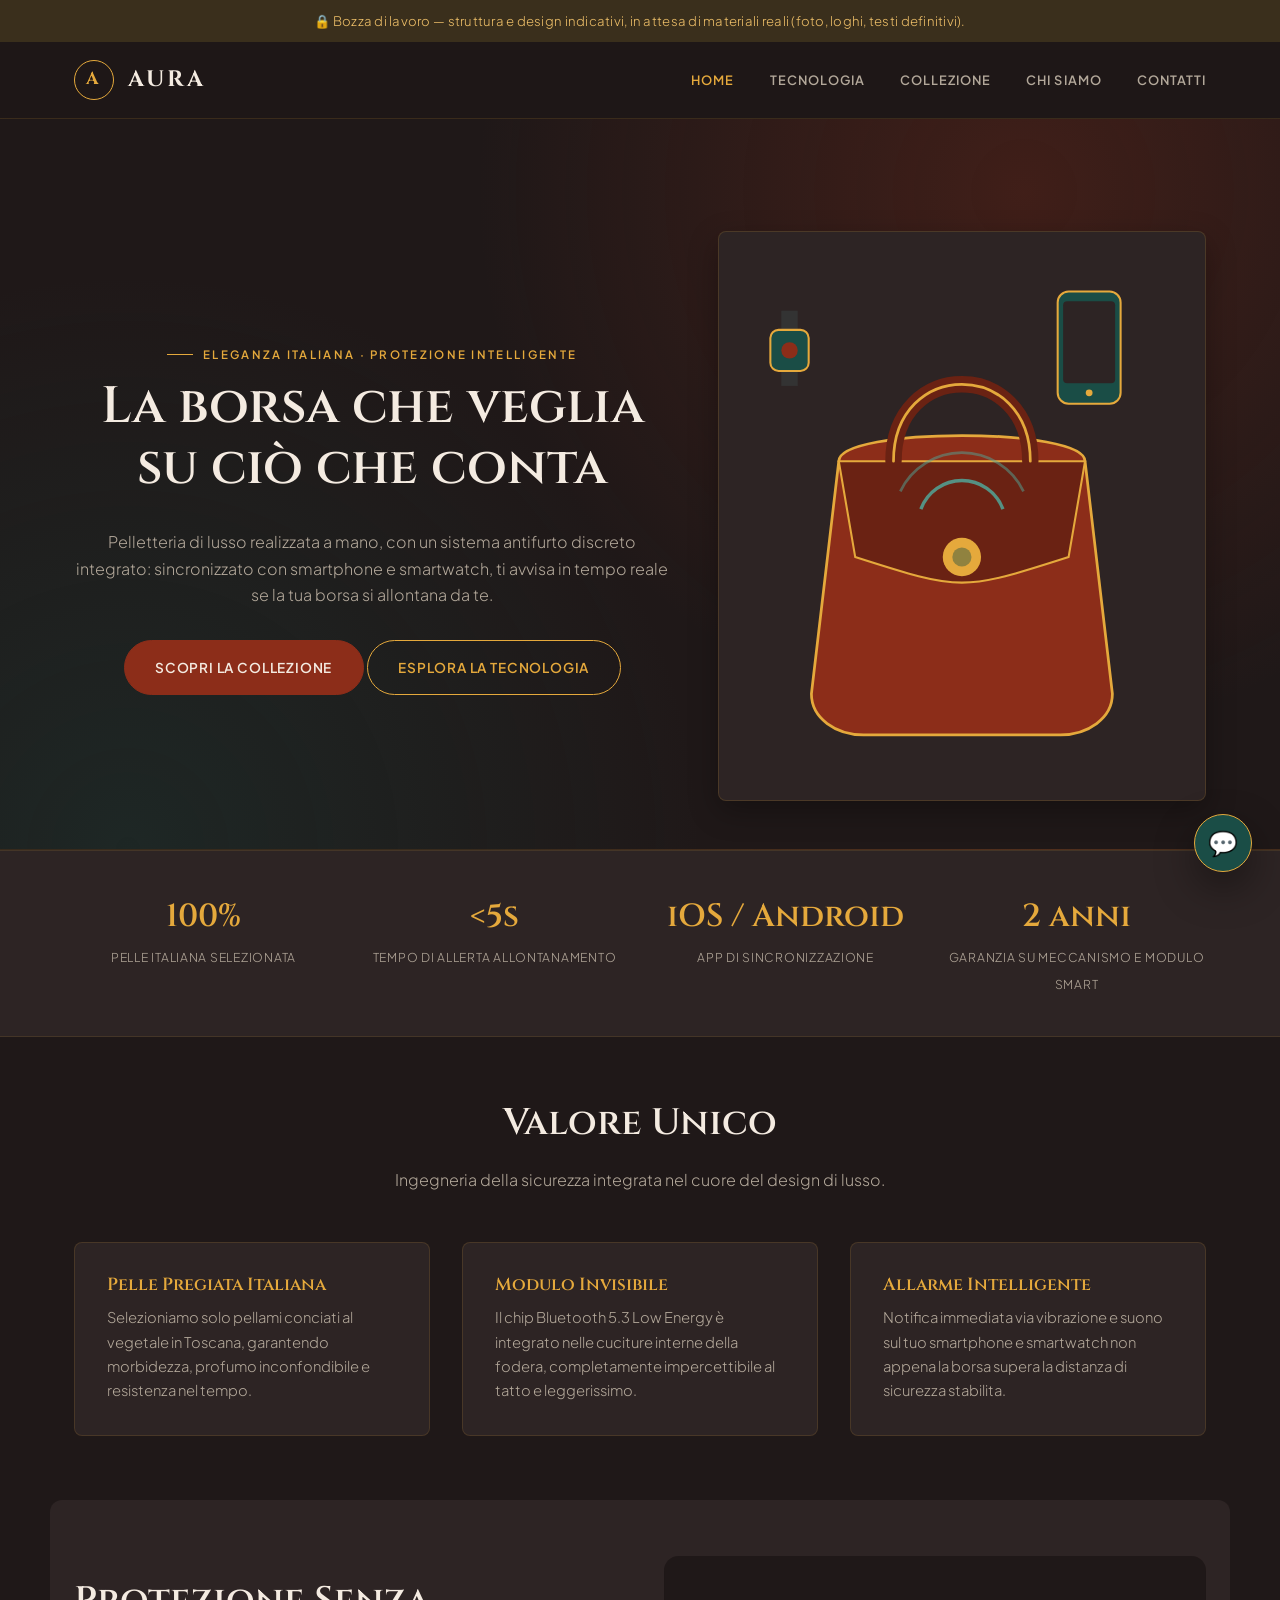
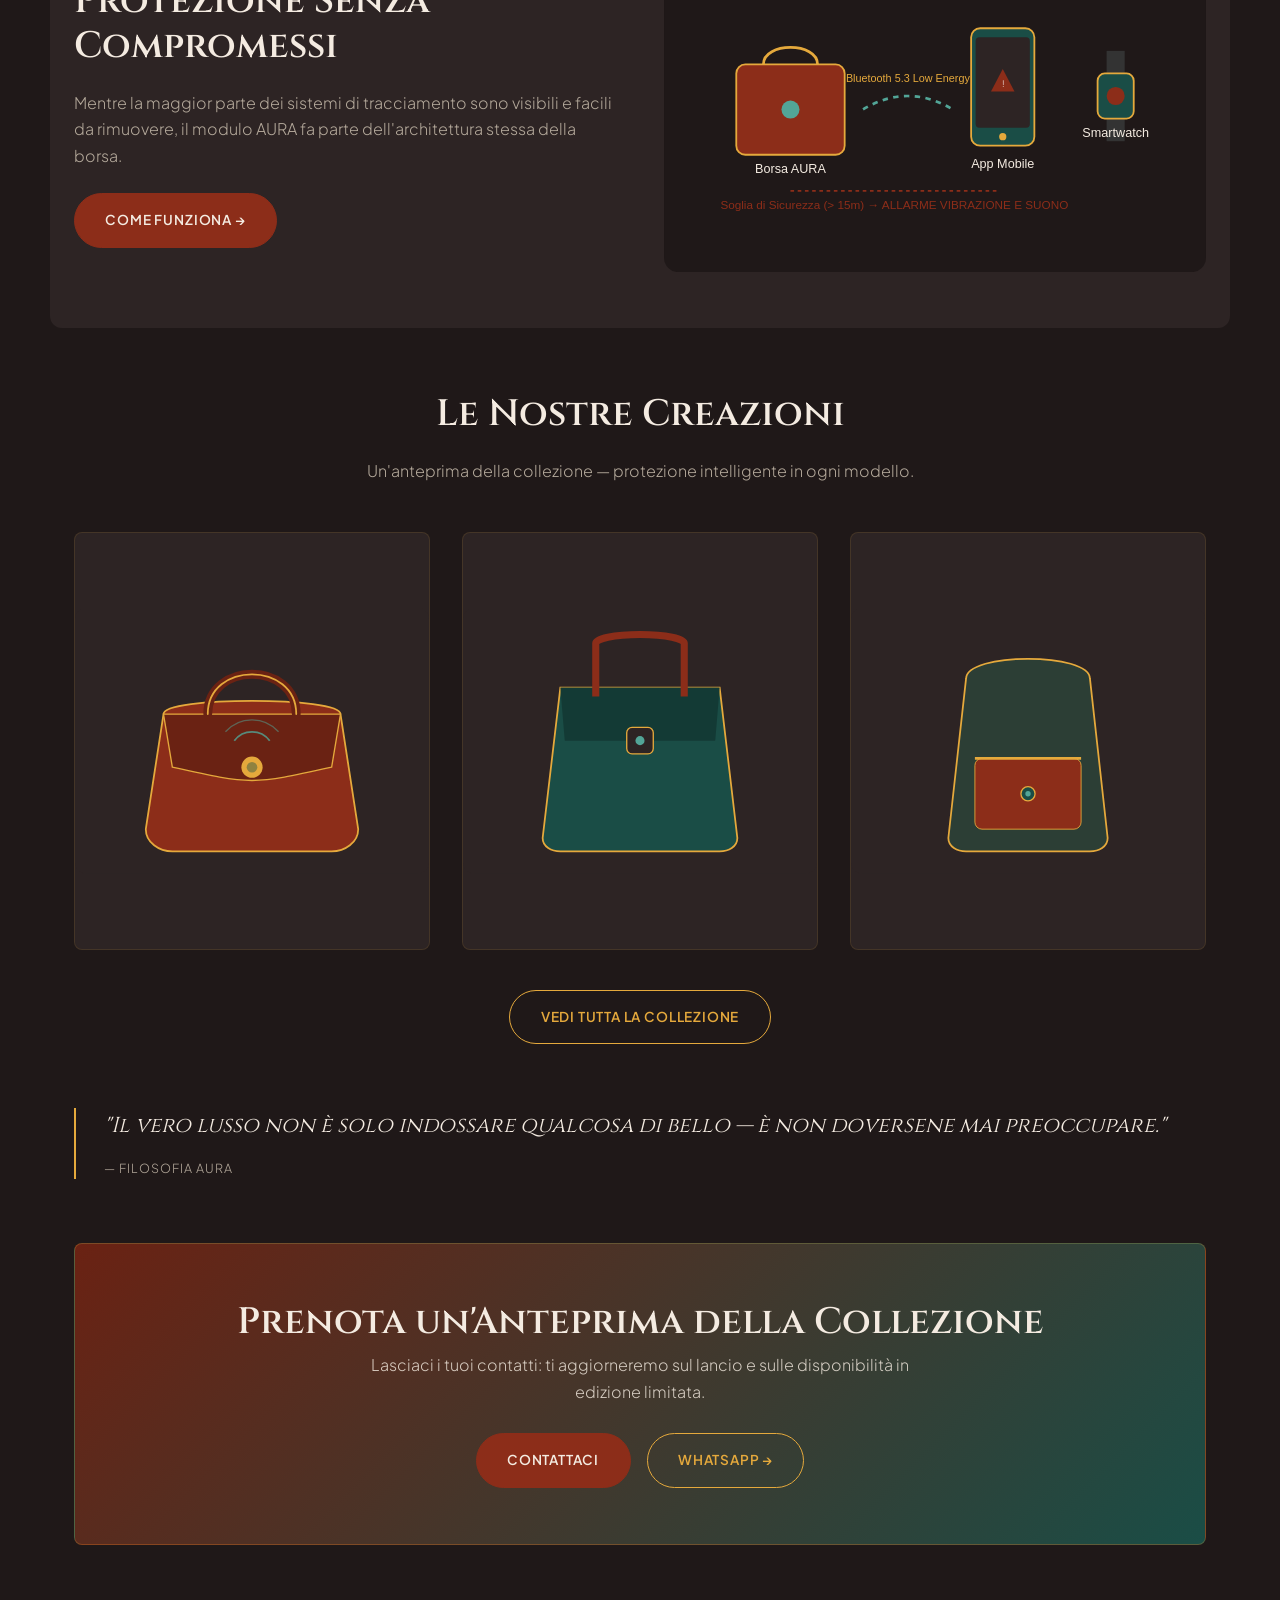
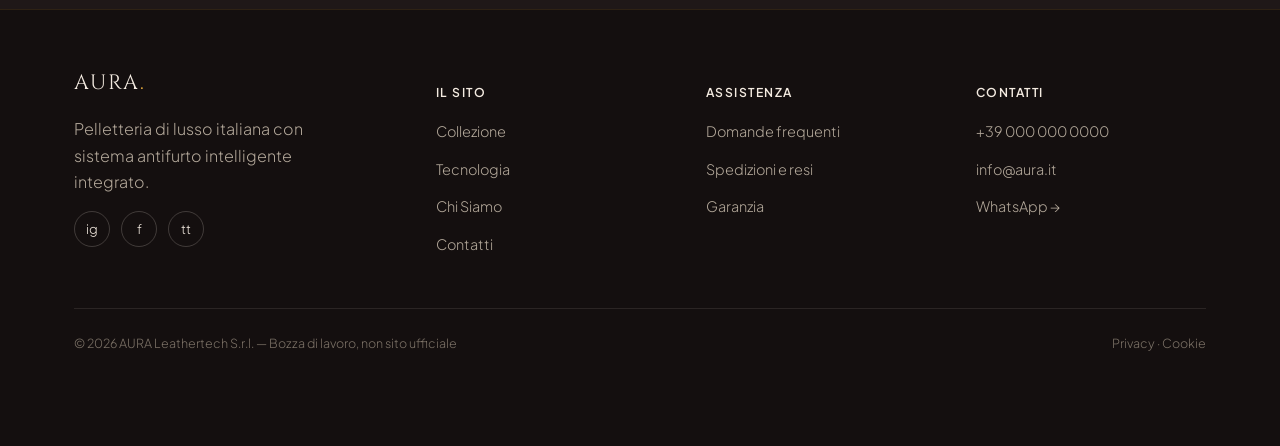
<file: index.html>
<!DOCTYPE html>
<html lang="it">
<head>
  <meta charset="UTF-8">
  <meta name="viewport" content="width=device-width, initial-scale=1.0">
  <title>AURA - Pelletteria Smart di Lusso</title>
  <link rel="stylesheet" href="css/style.css">
  <link rel="preconnect" href="https://fonts.googleapis.com">
  <link rel="preconnect" href="https://fonts.gstatic.com" crossorigin>
  <link href="https://fonts.googleapis.com/css2?family=Cinzel:wght@500;700&family=Plus+Jakarta+Sans:wght@300;400;600&display=swap" rel="stylesheet">
</head>
<body>

  <!-- Draft Banner -->
  <div class="draft-banner">🔒 Bozza di lavoro — struttura e design indicativi, in attesa di materiali reali (foto, loghi, testi definitivi).</div>

  <!-- Header / Navigation -->
  <header>
    <div class="nav-container">
      <a href="index.html" class="brand"><span class="brand-mark">A</span><span>AURA</span></a>
      <ul class="nav-links">
        <li><a href="index.html" class="active">Home</a></li>
<li><a href="tecnologia.html">Tecnologia</a></li>
<li><a href="collezione.html">Collezione</a></li>
<li><a href="chi-siamo.html">Chi Siamo</a></li>
<li><a href="contatti.html">Contatti</a></li>

      </ul>
      <div class="burger">
        <div></div>
        <div></div>
        <div></div>
      </div>
    </div>
  </header>

  <section class="hero">
    <div class="container hero-grid" style="padding-top: 2rem; padding-bottom: 2rem;">
      <div>
        <div class="eyebrow">Eleganza italiana · Protezione intelligente</div>
        <h1>La borsa che veglia su ciò che conta</h1>
        <p>Pelletteria di lusso realizzata a mano, con un sistema antifurto discreto integrato: sincronizzato con smartphone e smartwatch, ti avvisa in tempo reale se la tua borsa si allontana da te.</p>
        <div>
          <a href="collezione.html" class="btn">Scopri la Collezione</a>
          <a href="tecnologia.html" class="btn btn-secondary">Esplora la Tecnologia</a>
        </div>
      </div>
      <div class="hero-media">
        <svg viewBox="0 0 320 380" width="100%" height="auto" xmlns="http://www.w3.org/2000/svg">
          <!-- Bag body -->
          <path d="M 70 150 C 70 125, 250 125, 250 150 L 270 320 C 270 338, 252 350, 232 350 L 88 350 C 68 350, 50 338, 50 320 Z" fill="#8C2D19" stroke="#E5A93C" stroke-width="2"/>
          <!-- Flap -->
          <path d="M 70 150 L 250 150 L 238 220 C 160 245, 160 245, 82 220 Z" fill="#6A2213" stroke="#E5A93C" stroke-width="1.5"/>
          <!-- Handles -->
          <path d="M 110 150 C 110 75, 210 75, 210 150" fill="none" stroke="#6A2213" stroke-width="12" stroke-linecap="round"/>
          <path d="M 110 150 C 110 75, 210 75, 210 150" fill="none" stroke="#E5A93C" stroke-width="2" stroke-linecap="round"/>
          <!-- Smart module light -->
          <circle cx="160" cy="220" r="14" fill="#E5A93C"/>
          <circle cx="160" cy="220" r="7" fill="#1A4D46">
            <animate attributeName="opacity" values="0.4;1;0.4" dur="2s" repeatCount="indefinite"/>
          </circle>
          <!-- Bluetooth waves -->
          <path d="M 130 185 A 32 32 0 0 1 190 185" fill="none" stroke="#52A597" stroke-width="2.5" opacity="0.85"/>
          <path d="M 115 172 A 50 50 0 0 1 205 172" fill="none" stroke="#52A597" stroke-width="2" opacity="0.5"/>
          <!-- Smartphone sync -->
          <g transform="translate(230, 26)">
            <rect x="0" y="0" width="46" height="82" rx="8" fill="#1A4D46" stroke="#E5A93C" stroke-width="1.5"/>
            <rect x="4" y="7" width="38" height="60" rx="3" fill="#2D2424"/>
            <circle cx="23" cy="74" r="2.5" fill="#E5A93C"/>
          </g>
          <!-- Smartwatch sync -->
          <g transform="translate(18, 40)">
            <rect x="10" y="0" width="12" height="55" fill="#333"/>
            <rect x="2" y="14" width="28" height="30" rx="6" fill="#1A4D46" stroke="#E5A93C" stroke-width="1.5"/>
            <circle cx="16" cy="29" r="6" fill="#8C2D19"/>
          </g>
        </svg>
      </div>
    </div>
  </section>

  <section class="stats-strip">
    <div class="container stats-grid">
      <div><b>100%</b><span>Pelle italiana selezionata</span></div>
      <div><b>&lt;5s</b><span>Tempo di allerta allontanamento</span></div>
      <div><b>iOS / Android</b><span>App di sincronizzazione</span></div>
      <div><b>2 anni</b><span>Garanzia su meccanismo e modulo smart</span></div>
    </div>
  </section>

  <section class="container">
    <h2 class="section-title">Valore Unico</h2>
    <p class="section-subtitle">Ingegneria della sicurezza integrata nel cuore del design di lusso.</p>

    <div class="grid-3">
      <div class="card">
        <h3>Pelle Pregiata Italiana</h3>
        <p>Selezioniamo solo pellami conciati al vegetale in Toscana, garantendo morbidezza, profumo inconfondibile e resistenza nel tempo.</p>
      </div>
      <div class="card">
        <h3>Modulo Invisibile</h3>
        <p>Il chip Bluetooth 5.3 Low Energy è integrato nelle cuciture interne della fodera, completamente impercettibile al tatto e leggerissimo.</p>
      </div>
      <div class="card">
        <h3>Allarme Intelligente</h3>
        <p>Notifica immediata via vibrazione e suono sul tuo smartphone e smartwatch non appena la borsa supera la distanza di sicurezza stabilita.</p>
      </div>
    </div>
  </section>

  <section class="container" style="background-color: var(--bg-card); border-radius: 12px; margin-bottom: 4rem;">
    <div class="tech-flex">
      <div class="tech-text">
        <h2 class="section-title" style="text-align: left;">Protezione Senza Compromessi</h2>
        <p style="margin-bottom: 1.5rem; color: var(--text-muted);">Mentre la maggior parte dei sistemi di tracciamento sono visibili e facili da rimuovere, il modulo AURA fa parte dell'architettura stessa della borsa.</p>
        <a href="tecnologia.html" class="btn">Come Funziona &rarr;</a>
      </div>
      <div class="tech-media">
        <svg viewBox="0 0 600 350" width="100%" height="auto" xmlns="http://www.w3.org/2000/svg">
  <rect width="600" height="350" fill="#1F1818" rx="16"/>
  <!-- Bag Icon -->
  <g transform="translate(80, 100)">
    <rect x="0" y="20" width="120" height="100" rx="10" fill="#8C2D19" stroke="#E5A93C" stroke-width="2"/>
    <path d="M 30 20 C 30 -5, 90 -5, 90 20" fill="none" stroke="#E5A93C" stroke-width="3"/>
    <circle cx="60" cy="70" r="10" fill="#52A597"/>
    <text x="60" y="140" fill="#F4EBE1" font-size="14" text-anchor="middle" font-family="sans-serif">Borsa AURA</text>
  </g>

  # Bluetooth Waves
  <path d="M 220 170 Q 270 140 320 170" fill="none" stroke="#52A597" stroke-width="3" stroke-dasharray="6,6">
    <animate attributeName="stroke-dashoffset" values="12;0" dur="1s" repeatCount="indefinite"/>
  </path>
  <text x="270" y="140" fill="#E5A93C" font-size="12" text-anchor="middle" font-family="sans-serif">Bluetooth 5.3 Low Energy</text>

  <!-- Smartphone Icon -->
  <g transform="translate(340, 80)">
    <rect x="0" y="0" width="70" height="130" rx="10" fill="#1A4D46" stroke="#E5A93C" stroke-width="2"/>
    <rect x="5" y="10" width="60" height="100" rx="4" fill="#2D2424"/>
    <circle cx="35" cy="120" r="4" fill="#E5A93C"/>
    <text x="35" y="155" fill="#F4EBE1" font-size="14" text-anchor="middle" font-family="sans-serif">App Mobile</text>
    <!-- Alert Icon on Phone -->
    <path d="M 35 45 L 48 70 L 22 70 Z" fill="#8C2D19"/>
    <text x="35" y="65" fill="#FFF" font-size="10" fontWeight="bold" text-anchor="middle">!</text>
  </g>

  <!-- Smartwatch Icon -->
  <g transform="translate(470, 105)">
    <rect x="20" y="0" width="20" height="100" fill="#333"/>
    <rect x="10" y="25" width="40" height="50" rx="8" fill="#1A4D46" stroke="#E5A93C" stroke-width="2"/>
    <circle cx="30" cy="50" r="10" fill="#8C2D19"/>
    <text x="30" y="95" fill="#F4EBE1" font-size="14" text-anchor="middle" font-family="sans-serif">Smartwatch</text>
  </g>

  <!-- Distance indicator -->
  <line x1="140" y1="260" x2="370" y2="260" stroke="#8C2D19" stroke-width="2" stroke-dasharray="4"/>
  <text x="255" y="280" fill="#8C2D19" font-size="13" text-anchor="middle" font-family="sans-serif">Soglia di Sicurezza (> 15m) → ALLARME VIBRAZIONE E SUONO</text>
</svg>
      </div>
    </div>
  </section>

  <section class="container">
    <h2 class="section-title">Le Nostre Creazioni</h2>
    <p class="section-subtitle">Un'anteprima della collezione — protezione intelligente in ogni modello.</p>

    <div class="product-grid">
      <div class="product-card">
        <svg viewBox="0 0 400 300" width="100%" height="auto" xmlns="http://www.w3.org/2000/svg">
          <rect width="400" height="300" fill="#2D2424" rx="12"/>
          <path d="M 100 120 C 100 100, 300 100, 300 120 L 320 250 C 320 265, 305 275, 290 275 L 110 275 C 95 275, 80 265, 80 250 Z" fill="#8C2D19" stroke="#E5A93C" stroke-width="2"/>
          <path d="M 100 120 L 300 120 L 290 180 C 200 200, 200 200, 110 180 Z" fill="#6A2213" stroke="#E5A93C" stroke-width="1.5"/>
          <circle cx="200" cy="180" r="12" fill="#E5A93C"/>
          <circle cx="200" cy="180" r="6" fill="#1A4D46">
            <animate attributeName="opacity" values="0.4;1;0.4" dur="2s" repeatCount="indefinite"/>
          </circle>
          <path d="M 150 120 C 150 60, 250 60, 250 120" fill="none" stroke="#6A2213" stroke-width="10" stroke-linecap="round"/>
          <path d="M 150 120 C 150 60, 250 60, 250 120" fill="none" stroke="#E5A93C" stroke-width="2" stroke-linecap="round"/>
          <path d="M 180 150 A 25 25 0 0 1 220 150" fill="none" stroke="#52A597" stroke-width="2" opacity="0.8"/>
          <path d="M 170 140 A 40 40 0 0 1 230 140" fill="none" stroke="#52A597" stroke-width="1.5" opacity="0.5"/>
        </svg>
        <div class="product-info">
          <h3 class="product-title">AURA Aurelia Satchel</h3>
          <p class="product-material">Pelle Pieno Fiore Terracotta &amp; Hardware Dorato</p>
          <div class="product-price">
            <span>€ 1.250</span>
            <a href="contatti.html" class="btn" style="padding: 0.4rem 0.8rem; font-size: 0.8rem;">Richiedi</a>
          </div>
        </div>
      </div>

      <div class="product-card">
        <svg viewBox="0 0 400 300" width="100%" height="auto" xmlns="http://www.w3.org/2000/svg">
          <rect width="400" height="300" fill="#2D2424" rx="12"/>
          <path d="M 110 90 L 290 90 L 310 260 C 310 270, 300 275, 290 275 L 110 275 C 100 275, 90 270, 90 260 Z" fill="#1A4D46" stroke="#E5A93C" stroke-width="2"/>
          <path d="M 110 90 L 290 90 L 285 150 L 115 150 Z" fill="#133A35"/>
          <path d="M 150 100 L 150 40 C 150 35, 170 30, 200 30 C 230 30, 250 35, 250 40 L 250 100" fill="none" stroke="#8C2D19" stroke-width="8"/>
          <rect x="185" y="135" width="30" height="30" rx="6" fill="#2D2424" stroke="#E5A93C" stroke-width="1.5"/>
          <circle cx="200" cy="150" r="4" fill="#52A597">
            <animate attributeName="r" values="3;6;3" dur="1.5s" repeatCount="indefinite"/>
          </circle>
        </svg>
        <div class="product-info">
          <h3 class="product-title">AURA Smeralda Tote</h3>
          <p class="product-material">Pelle Nuvolata Verde Smeraldo</p>
          <div class="product-price">
            <span>€ 1.450</span>
            <a href="contatti.html" class="btn" style="padding: 0.4rem 0.8rem; font-size: 0.8rem;">Richiedi</a>
          </div>
        </div>
      </div>

      <div class="product-card">
        <svg viewBox="0 0 400 300" width="100%" height="auto" xmlns="http://www.w3.org/2000/svg">
          <rect width="400" height="300" fill="#2D2424" rx="12"/>
          <path d="M 130 80 C 130 50, 270 50, 270 80 L 290 260 C 290 270, 280 275, 270 275 L 130 275 C 120 275, 110 270, 110 260 Z" fill="#2C3E35" stroke="#E5A93C" stroke-width="2"/>
          <rect x="140" y="170" width="120" height="80" rx="8" fill="#8C2D19" stroke="#E5A93C" stroke-width="1"/>
          <line x1="140" y1="170" x2="260" y2="170" stroke="#E5A93C" stroke-width="3"/>
          <circle cx="200" cy="210" r="8" fill="#1A4D46" stroke="#E5A93C" stroke-width="1.5"/>
          <circle cx="200" cy="210" r="3" fill="#52A597"/>
        </svg>
        <div class="product-info">
          <h3 class="product-title">AURA Urban Backpack</h3>
          <p class="product-material">Pelle Calfskin Opaca Verde Bosco</p>
          <div class="product-price">
            <span>€ 1.100</span>
            <a href="contatti.html" class="btn" style="padding: 0.4rem 0.8rem; font-size: 0.8rem;">Richiedi</a>
          </div>
        </div>
      </div>
    </div>

    <div style="text-align:center; margin-top: 2.5rem;">
      <a href="collezione.html" class="btn btn-secondary">Vedi Tutta la Collezione</a>
    </div>
  </section>

  <section class="container">
    <blockquote class="quote-block">
      "Il vero lusso non è solo indossare qualcosa di bello — è non doversene mai preoccupare."
      <cite>— Filosofia AURA</cite>
    </blockquote>
  </section>

  <section class="container">
    <div class="cta-banner">
      <h2 class="section-title" style="margin-bottom: .5rem;">Prenota un'Anteprima della Collezione</h2>
      <p>Lasciaci i tuoi contatti: ti aggiorneremo sul lancio e sulle disponibilità in edizione limitata.</p>
      <div class="cta-actions">
        <a href="contatti.html" class="btn">Contattaci</a>
        <a href="https://wa.me/390000000000" class="btn btn-secondary" target="_blank" rel="noopener">WhatsApp &rarr;</a>
      </div>
    </div>
  </section>

  <!-- Floating WhatsApp CTA -->
  <a href="https://wa.me/390000000000" class="whatsapp-btn" target="_blank" title="Contattaci su WhatsApp" aria-label="WhatsApp">
    💬
  </a>

  <!-- Footer -->
  <footer>
    <div class="container">
      <div class="footer-grid">
        <div>
          <div class="footer-brand">AURA<span>.</span></div>
          <p style="max-width:280px;">Pelletteria di lusso italiana con sistema antifurto intelligente integrato.</p>
          <div class="footer-social">
            <a href="#" aria-label="Instagram">ig</a>
            <a href="#" aria-label="Facebook">f</a>
            <a href="#" aria-label="TikTok">tt</a>
          </div>
        </div>
        <div class="footer-col">
          <h4>Il Sito</h4>
          <ul>
            <li><a href="collezione.html">Collezione</a></li>
            <li><a href="tecnologia.html">Tecnologia</a></li>
            <li><a href="chi-siamo.html">Chi Siamo</a></li>
            <li><a href="contatti.html">Contatti</a></li>
          </ul>
        </div>
        <div class="footer-col">
          <h4>Assistenza</h4>
          <ul>
            <li><a href="contatti.html">Domande frequenti</a></li>
            <li><a href="contatti.html">Spedizioni e resi</a></li>
            <li><a href="contatti.html">Garanzia</a></li>
          </ul>
        </div>
        <div class="footer-col">
          <h4>Contatti</h4>
          <ul>
            <li><a href="tel:+390000000000">+39 000 000 0000</a></li>
            <li><a href="mailto:info@aura.it">info@aura.it</a></li>
            <li><a href="https://wa.me/390000000000">WhatsApp &rarr;</a></li>
          </ul>
        </div>
      </div>
      <div class="footer-bottom">
        <span>© 2026 AURA Leathertech S.r.l. — Bozza di lavoro, non sito ufficiale</span>
        <span><a href="#">Privacy</a> · <a href="#">Cookie</a></span>
      </div>
    </div>
  </footer>

  <script src="js/main.js"></script>
</body>
</html>
</file>
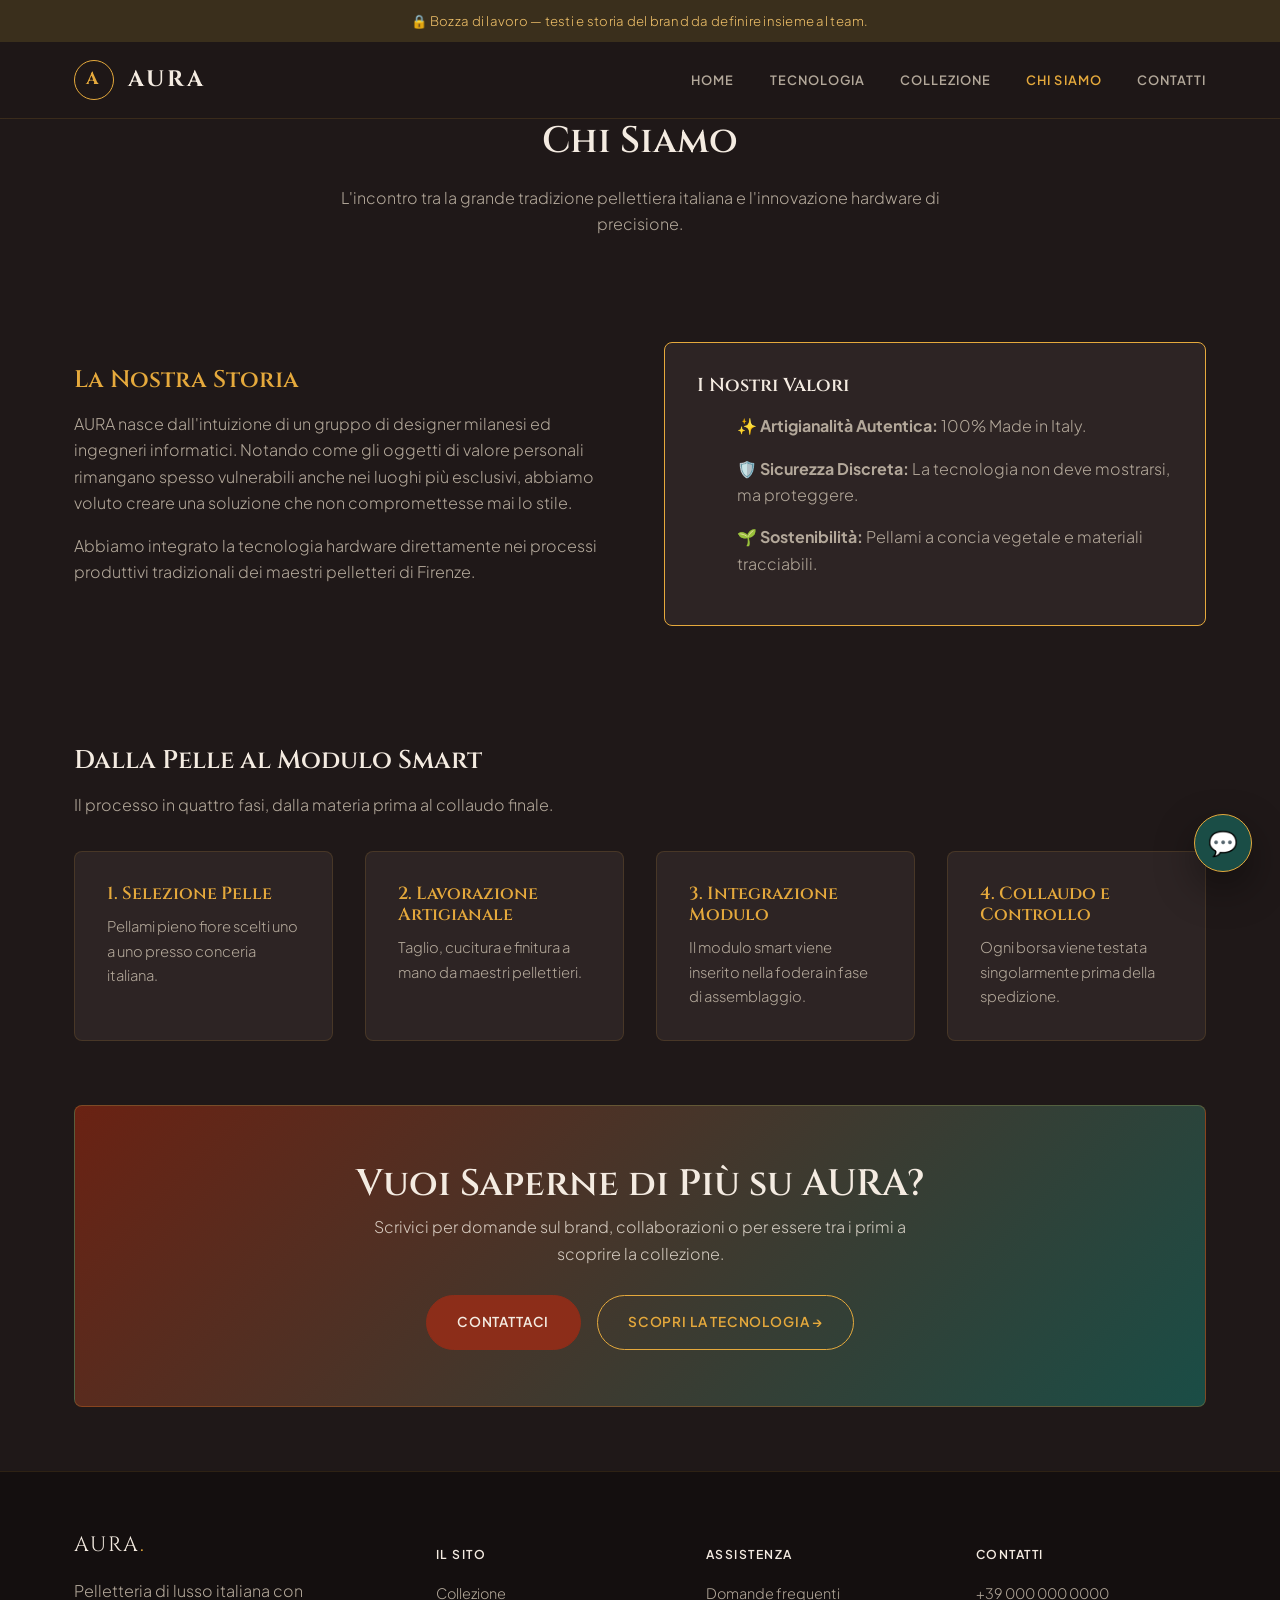
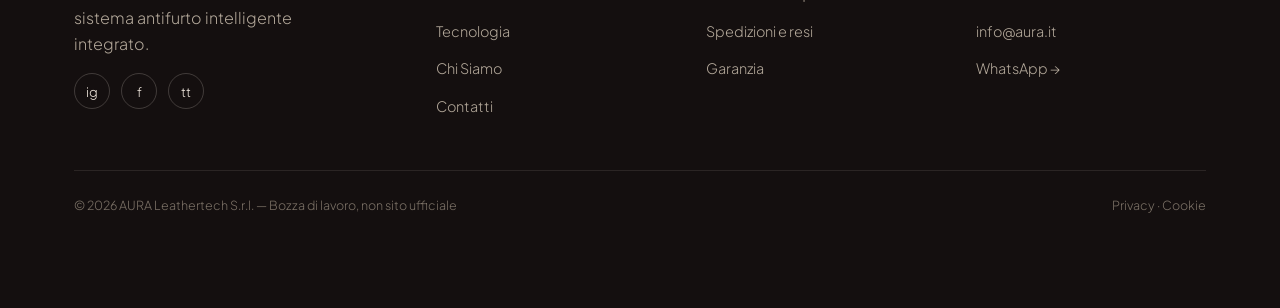
<file: chi-siamo.html>
<!DOCTYPE html>
<html lang="it">
<head>
  <meta charset="UTF-8">
  <meta name="viewport" content="width=device-width, initial-scale=1.0">
  <title>AURA - Pelletteria Smart di Lusso</title>
  <link rel="stylesheet" href="css/style.css">
  <link rel="preconnect" href="https://fonts.googleapis.com">
  <link rel="preconnect" href="https://fonts.gstatic.com" crossorigin>
  <link href="https://fonts.googleapis.com/css2?family=Cinzel:wght@500;700&family=Plus+Jakarta+Sans:wght@300;400;600&display=swap" rel="stylesheet">
</head>
<body>

  <!-- Draft Banner -->
  <div class="draft-banner">🔒 Bozza di lavoro — testi e storia del brand da definire insieme al team.</div>

  <!-- Header / Navigation -->
  <header>
    <div class="nav-container">
      <a href="index.html" class="brand"><span class="brand-mark">A</span><span>AURA</span></a>
      <ul class="nav-links">
        <li><a href="index.html">Home</a></li>
<li><a href="tecnologia.html">Tecnologia</a></li>
<li><a href="collezione.html">Collezione</a></li>
<li><a href="chi-siamo.html" class="active">Chi Siamo</a></li>
<li><a href="contatti.html">Contatti</a></li>

      </ul>
      <div class="burger">
        <div></div>
        <div></div>
        <div></div>
      </div>
    </div>
  </header>

  <section class="container">
    <h1 class="section-title">Chi Siamo</h1>
    <p class="section-subtitle">L'incontro tra la grande tradizione pellettiera italiana e l'innovazione hardware di precisione.</p>

    <div class="tech-flex" style="margin-bottom: 4rem;">
      <div class="tech-text">
        <h2 style="font-family: var(--font-serif); color: var(--accent-gold); margin-bottom: 1rem;">La Nostra Storia</h2>
        <p style="color: var(--text-muted); margin-bottom: 1rem;">AURA nasce dall'intuizione di un gruppo di designer milanesi ed ingegneri informatici. Notando come gli oggetti di valore personali rimangano spesso vulnerabili anche nei luoghi più esclusivi, abbiamo voluto creare una soluzione che non compromettesse mai lo stile.</p>
        <p style="color: var(--text-muted);">Abbiamo integrato la tecnologia hardware direttamente nei processi produttivi tradizionali dei maestri pelletteri di Firenze.</p>
      </div>
      <div class="tech-media" style="background-color: var(--bg-card); padding: 2rem; border-radius: 8px; border: 1px solid var(--accent-gold);">
        <h3 style="font-family: var(--font-serif); color: var(--text-light); margin-bottom: 1rem;">I Nostri Valori</h3>
        <ul style="list-style: none; display: flex; flex-direction: column; gap: 1rem; color: var(--text-muted);">
          <li>✨ <strong>Artigianalità Autentica:</strong> 100% Made in Italy.</li>
          <li>🛡️ <strong>Sicurezza Discreta:</strong> La tecnologia non deve mostrarsi, ma proteggere.</li>
          <li>🌱 <strong>Sostenibilità:</strong> Pellami a concia vegetale e materiali tracciabili.</li>
        </ul>
      </div>
    </div>

    <h2 class="section-title" style="text-align:left; font-size:1.6rem;">Dalla Pelle al Modulo Smart</h2>
    <p class="section-subtitle" style="text-align:left; margin: 0 0 2rem;">Il processo in quattro fasi, dalla materia prima al collaudo finale.</p>
    <div class="grid-3" style="grid-template-columns: repeat(4, 1fr); margin-bottom: 4rem;">
      <div class="card">
        <h3>1. Selezione Pelle</h3>
        <p>Pellami pieno fiore scelti uno a uno presso conceria italiana.</p>
      </div>
      <div class="card">
        <h3>2. Lavorazione Artigianale</h3>
        <p>Taglio, cucitura e finitura a mano da maestri pellettieri.</p>
      </div>
      <div class="card">
        <h3>3. Integrazione Modulo</h3>
        <p>Il modulo smart viene inserito nella fodera in fase di assemblaggio.</p>
      </div>
      <div class="card">
        <h3>4. Collaudo e Controllo</h3>
        <p>Ogni borsa viene testata singolarmente prima della spedizione.</p>
      </div>
    </div>

    <div class="cta-banner">
      <h2 class="section-title" style="margin-bottom: .5rem;">Vuoi Saperne di Più su AURA?</h2>
      <p>Scrivici per domande sul brand, collaborazioni o per essere tra i primi a scoprire la collezione.</p>
      <div class="cta-actions">
        <a href="contatti.html" class="btn">Contattaci</a>
        <a href="tecnologia.html" class="btn btn-secondary">Scopri la Tecnologia &rarr;</a>
      </div>
    </div>
  </section>

  <!-- Floating WhatsApp CTA -->
  <a href="https://wa.me/390000000000" class="whatsapp-btn" target="_blank" title="Contattaci su WhatsApp" aria-label="WhatsApp">
    💬
  </a>

  <!-- Footer -->
  <footer>
    <div class="container">
      <div class="footer-grid">
        <div>
          <div class="footer-brand">AURA<span>.</span></div>
          <p style="max-width:280px;">Pelletteria di lusso italiana con sistema antifurto intelligente integrato.</p>
          <div class="footer-social">
            <a href="#" aria-label="Instagram">ig</a>
            <a href="#" aria-label="Facebook">f</a>
            <a href="#" aria-label="TikTok">tt</a>
          </div>
        </div>
        <div class="footer-col">
          <h4>Il Sito</h4>
          <ul>
            <li><a href="collezione.html">Collezione</a></li>
            <li><a href="tecnologia.html">Tecnologia</a></li>
            <li><a href="chi-siamo.html">Chi Siamo</a></li>
            <li><a href="contatti.html">Contatti</a></li>
          </ul>
        </div>
        <div class="footer-col">
          <h4>Assistenza</h4>
          <ul>
            <li><a href="contatti.html">Domande frequenti</a></li>
            <li><a href="contatti.html">Spedizioni e resi</a></li>
            <li><a href="contatti.html">Garanzia</a></li>
          </ul>
        </div>
        <div class="footer-col">
          <h4>Contatti</h4>
          <ul>
            <li><a href="tel:+390000000000">+39 000 000 0000</a></li>
            <li><a href="mailto:info@aura.it">info@aura.it</a></li>
            <li><a href="https://wa.me/390000000000">WhatsApp &rarr;</a></li>
          </ul>
        </div>
      </div>
      <div class="footer-bottom">
        <span>© 2026 AURA Leathertech S.r.l. — Bozza di lavoro, non sito ufficiale</span>
        <span><a href="#">Privacy</a> · <a href="#">Cookie</a></span>
      </div>
    </div>
  </footer>

  <script src="js/main.js"></script>
</body>
</html>
</file>
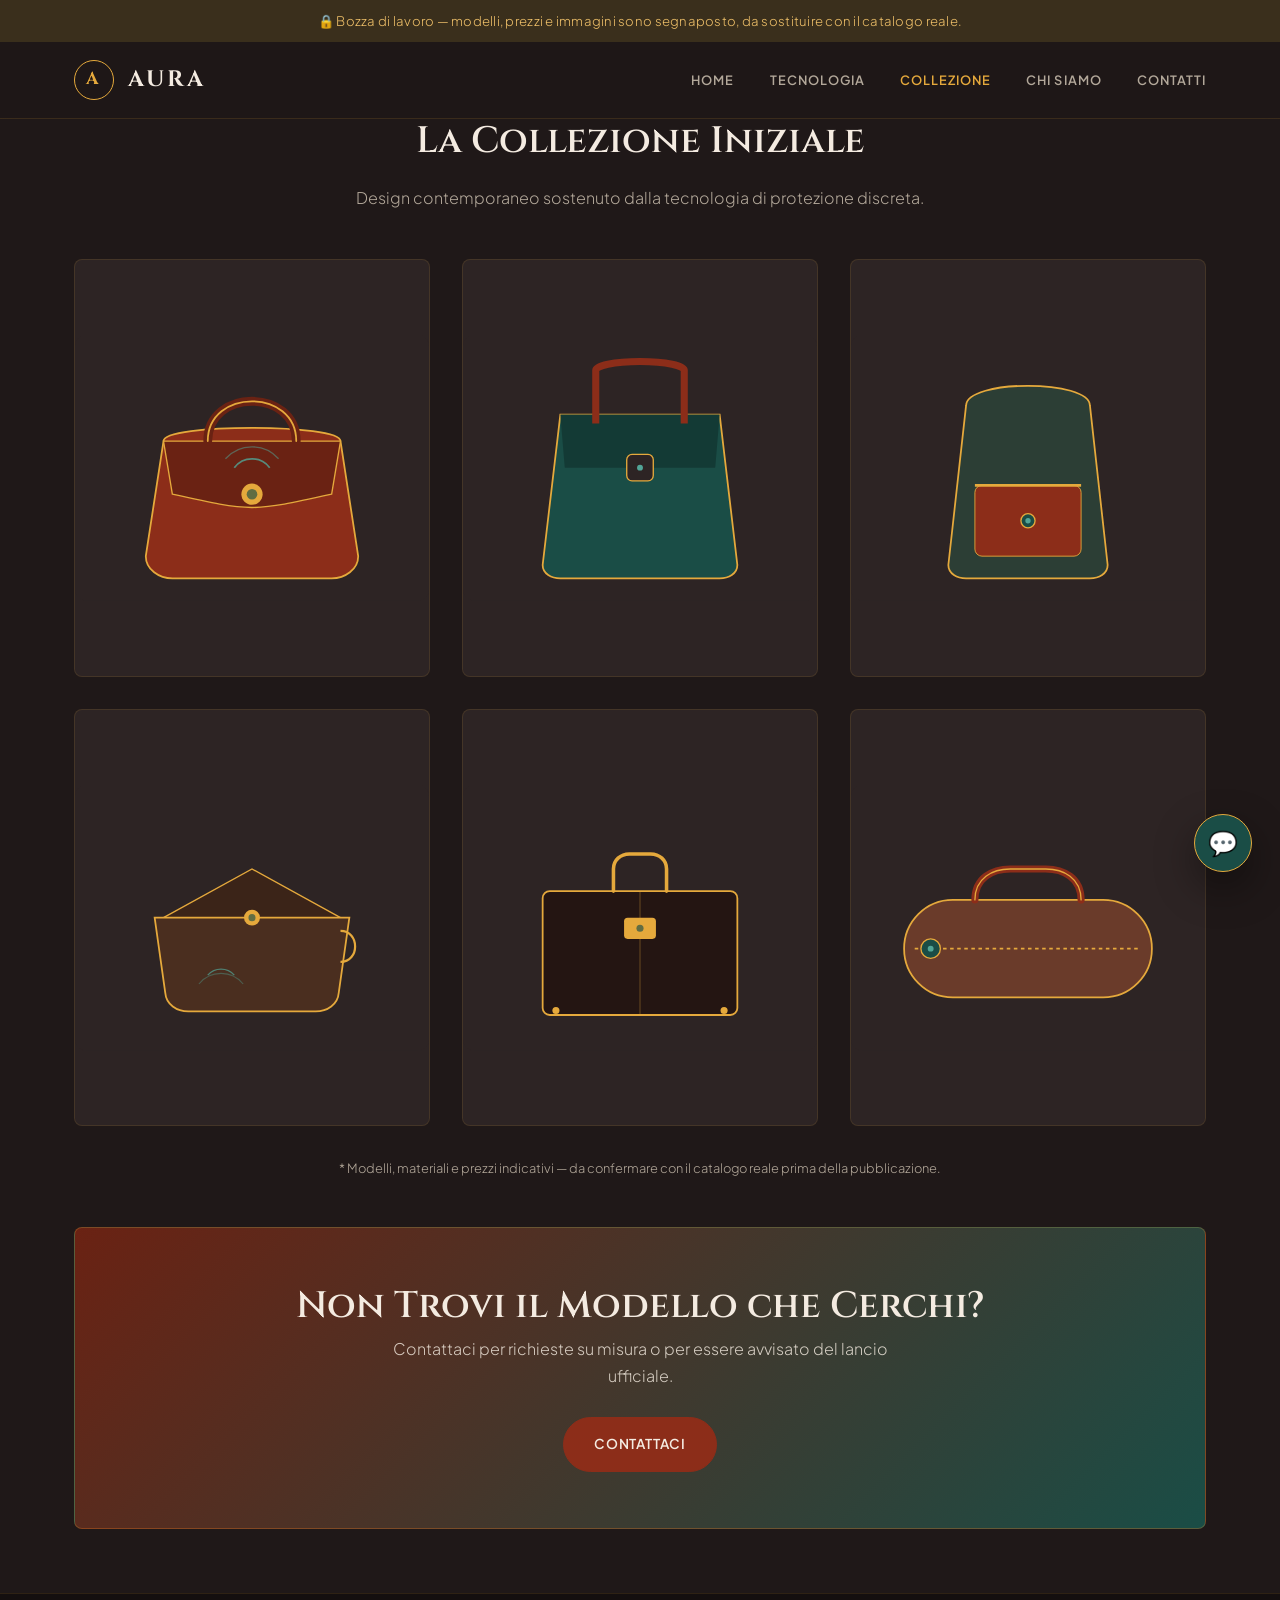
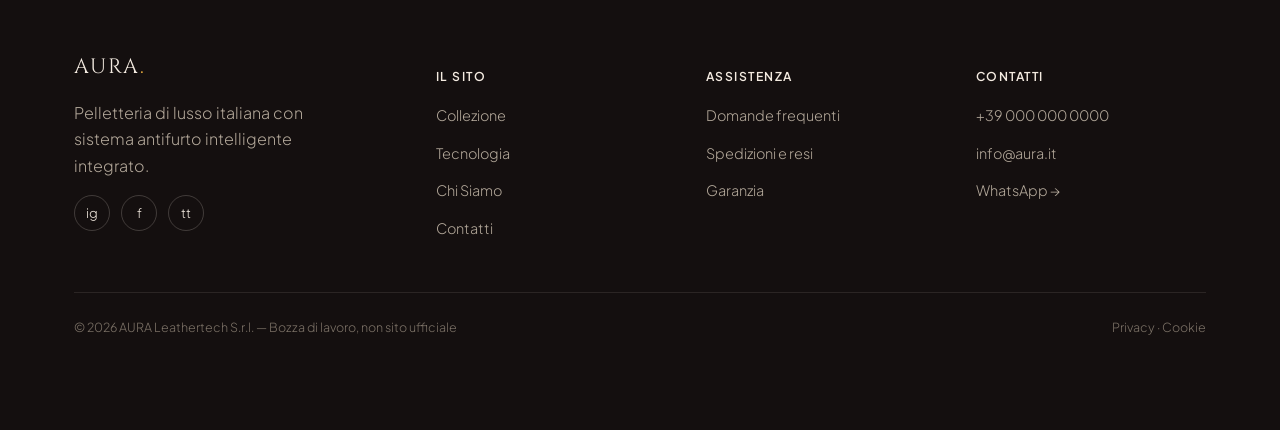
<file: collezione.html>
<!DOCTYPE html>
<html lang="it">
<head>
  <meta charset="UTF-8">
  <meta name="viewport" content="width=device-width, initial-scale=1.0">
  <title>AURA - Pelletteria Smart di Lusso</title>
  <link rel="stylesheet" href="css/style.css">
  <link rel="preconnect" href="https://fonts.googleapis.com">
  <link rel="preconnect" href="https://fonts.gstatic.com" crossorigin>
  <link href="https://fonts.googleapis.com/css2?family=Cinzel:wght@500;700&family=Plus+Jakarta+Sans:wght@300;400;600&display=swap" rel="stylesheet">
</head>
<body>

  <!-- Draft Banner -->
  <div class="draft-banner">🔒 Bozza di lavoro — modelli, prezzi e immagini sono segnaposto, da sostituire con il catalogo reale.</div>

  <!-- Header / Navigation -->
  <header>
    <div class="nav-container">
      <a href="index.html" class="brand"><span class="brand-mark">A</span><span>AURA</span></a>
      <ul class="nav-links">
        <li><a href="index.html">Home</a></li>
<li><a href="tecnologia.html">Tecnologia</a></li>
<li><a href="collezione.html" class="active">Collezione</a></li>
<li><a href="chi-siamo.html">Chi Siamo</a></li>
<li><a href="contatti.html">Contatti</a></li>

      </ul>
      <div class="burger">
        <div></div>
        <div></div>
        <div></div>
      </div>
    </div>
  </header>

  <section class="container">
    <h1 class="section-title">La Collezione Iniziale</h1>
    <p class="section-subtitle">Design contemporaneo sostenuto dalla tecnologia di protezione discreta.</p>

    <div class="product-grid">
      <!-- Item 1 -->
      <div class="product-card">
        <svg viewBox="0 0 400 300" width="100%" height="auto" xmlns="http://www.w3.org/2000/svg">
  <rect width="400" height="300" fill="#2D2424" rx="12"/>
  <!-- Bag Body -->
  <path d="M 100 120 C 100 100, 300 100, 300 120 L 320 250 C 320 265, 305 275, 290 275 L 110 275 C 95 275, 80 265, 80 250 Z" fill="#8C2D19" stroke="#E5A93C" stroke-width="2"/>
  <!-- Bag Flap -->
  <path d="M 100 120 L 300 120 L 290 180 C 200 200, 200 200, 110 180 Z" fill="#6A2213" stroke="#E5A93C" stroke-width="1.5"/>
  <!-- Lock / Smart Module Light -->
  <circle cx="200" cy="180" r="12" fill="#E5A93C"/>
  <circle cx="200" cy="180" r="6" fill="#1A4D46">
    <animate attributeName="opacity" values="0.4;1;0.4" dur="2s" repeatCount="indefinite"/>
  </circle>
  <!-- Handles -->
  <path d="M 150 120 C 150 60, 250 60, 250 120" fill="none" stroke="#6A2213" stroke-width="10" stroke-linecap="round"/>
  <path d="M 150 120 C 150 60, 250 60, 250 120" fill="none" stroke="#E5A93C" stroke-width="2" stroke-linecap="round"/>
  <!-- Tech Signal Waves -->
  <path d="M 180 150 A 25 25 0 0 1 220 150" fill="none" stroke="#52A597" stroke-width="2" opacity="0.8"/>
  <path d="M 170 140 A 40 40 0 0 1 230 140" fill="none" stroke="#52A597" stroke-width="1.5" opacity="0.5"/>
</svg>
        <div class="product-info">
          <h3 class="product-title">AURA Aurelia Satchel</h3>
          <p class="product-material">Pelle Pieno Fiore Terracotta &amp; Hardware Dorato</p>
          <div class="product-price">
            <span>€ 1.250</span>
            <a href="contatti.html" class="btn" style="padding: 0.4rem 0.8rem; font-size: 0.8rem;">Richiedi</a>
          </div>
        </div>
      </div>

      <!-- Item 2 -->
      <div class="product-card">
        <svg viewBox="0 0 400 300" width="100%" height="auto" xmlns="http://www.w3.org/2000/svg">
  <rect width="400" height="300" fill="#2D2424" rx="12"/>
  <!-- Tote Bag Shape -->
  <path d="M 110 90 L 290 90 L 310 260 C 310 270, 300 275, 290 275 L 110 275 C 100 275, 90 270, 90 260 Z" fill="#1A4D46" stroke="#E5A93C" stroke-width="2"/>
  <!-- Leather Texture Panel -->
  <path d="M 110 90 L 290 90 L 285 150 L 115 150 Z" fill="#133A35"/>
  <!-- Handles -->
  <path d="M 150 100 L 150 40 C 150 35, 170 30, 200 30 C 230 30, 250 35, 250 40 L 250 100" fill="none" stroke="#8C2D19" stroke-width="8"/>
  <!-- Smart Badge -->
  <rect x="185" y="135" width="30" height="30" rx="6" fill="#2D2424" stroke="#E5A93C" stroke-width="1.5"/>
  <circle cx="200" cy="150" r="4" fill="#52A597">
    <animate attributeName="r" values="3;6;3" dur="1.5s" repeatCount="indefinite"/>
  </circle>
</svg>
        <div class="product-info">
          <h3 class="product-title">AURA Smeralda Tote</h3>
          <p class="product-material">Pelle Nuvolata Verde Smeraldo</p>
          <div class="product-price">
            <span>€ 1.450</span>
            <a href="contatti.html" class="btn" style="padding: 0.4rem 0.8rem; font-size: 0.8rem;">Richiedi</a>
          </div>
        </div>
      </div>

      <!-- Item 3 -->
      <div class="product-card">
        <svg viewBox="0 0 400 300" width="100%" height="auto" xmlns="http://www.w3.org/2000/svg">
  <rect width="400" height="300" fill="#2D2424" rx="12"/>
  <!-- Backpack Body -->
  <path d="M 130 80 C 130 50, 270 50, 270 80 L 290 260 C 290 270, 280 275, 270 275 L 130 275 C 120 275, 110 270, 110 260 Z" fill="#2C3E35" stroke="#E5A93C" stroke-width="2"/>
  <!-- Front Pocket -->
  <rect x="140" y="170" width="120" height="80" rx="8" fill="#8C2D19" stroke="#E5A93C" stroke-width="1"/>
  <!-- Zipper Accent -->
  <line x1="140" y1="170" x2="260" y2="170" stroke="#E5A93C" stroke-width="3"/>
  <!-- Smart Node -->
  <circle cx="200" cy="210" r="8" fill="#1A4D46" stroke="#E5A93C" stroke-width="1.5"/>
  <circle cx="200" cy="210" r="3" fill="#52A597"/>
</svg>
        <div class="product-info">
          <h3 class="product-title">AURA Urban Backpack</h3>
          <p class="product-material">Pelle Calfskin Opaca Verde Bosco</p>
          <div class="product-price">
            <span>€ 1.100</span>
            <a href="contatti.html" class="btn" style="padding: 0.4rem 0.8rem; font-size: 0.8rem;">Richiedi</a>
          </div>
        </div>
      </div>

      <!-- Item 4 -->
      <div class="product-card">
        <svg viewBox="0 0 400 300" width="100%" height="auto" xmlns="http://www.w3.org/2000/svg">
  <rect width="400" height="300" fill="#2D2424" rx="12"/>
  <!-- Clutch flap -->
  <path d="M 100 150 L 200 95 L 300 150 Z" fill="#3B2418" stroke="#E5A93C" stroke-width="1.5"/>
  <!-- Clutch body -->
  <path d="M 90 150 L 310 150 L 298 235 C 297 248 285 256 272 256 L 128 256 C 115 256 103 248 102 235 Z" fill="#4A2E1F" stroke="#E5A93C" stroke-width="2"/>
  <!-- Clasp / Smart Module Light -->
  <circle cx="200" cy="150" r="9" fill="#E5A93C"/>
  <circle cx="200" cy="150" r="4" fill="#1A4D46">
    <animate attributeName="opacity" values="0.4;1;0.4" dur="2s" repeatCount="indefinite"/>
  </circle>
  <!-- Wrist strap loop -->
  <path d="M 300 165 C 322 165, 322 200, 300 200" fill="none" stroke="#E5A93C" stroke-width="2.5"/>
  <!-- Tech Signal Waves -->
  <path d="M 150 215 A 20 20 0 0 1 180 215" fill="none" stroke="#52A597" stroke-width="1.5" opacity="0.7"/>
  <path d="M 140 225 A 32 32 0 0 1 190 225" fill="none" stroke="#52A597" stroke-width="1.2" opacity="0.4"/>
</svg>
        <div class="product-info">
          <h3 class="product-title">AURA Nocturne Clutch</h3>
          <p class="product-material">Pelle Scamosciata Caffè Espresso</p>
          <div class="product-price">
            <span>€ 890</span>
            <a href="contatti.html" class="btn" style="padding: 0.4rem 0.8rem; font-size: 0.8rem;">Richiedi</a>
          </div>
        </div>
      </div>

      <!-- Item 5 -->
      <div class="product-card">
        <svg viewBox="0 0 400 300" width="100%" height="auto" xmlns="http://www.w3.org/2000/svg">
  <rect width="400" height="300" fill="#2D2424" rx="12"/>
  <!-- Briefcase body -->
  <rect x="90" y="120" width="220" height="140" rx="8" fill="#241512" stroke="#E5A93C" stroke-width="2"/>
  <!-- Rigid top handle -->
  <path d="M 170 120 L 170 95 C 170 85 178 78 188 78 L 212 78 C 222 78 230 85 230 95 L 230 120" fill="none" stroke="#E5A93C" stroke-width="4" stroke-linecap="round"/>
  <!-- Center seam -->
  <line x1="200" y1="120" x2="200" y2="260" stroke="#E5A93C" stroke-width="1" opacity="0.4"/>
  <!-- Lock hardware / Smart Module -->
  <rect x="182" y="150" width="36" height="24" rx="4" fill="#E5A93C"/>
  <circle cx="200" cy="162" r="4" fill="#1A4D46">
    <animate attributeName="opacity" values="0.4;1;0.4" dur="2s" repeatCount="indefinite"/>
  </circle>
  <!-- Corner feet -->
  <circle cx="105" cy="255" r="4" fill="#E5A93C"/>
  <circle cx="295" cy="255" r="4" fill="#E5A93C"/>
</svg>
        <div class="product-info">
          <h3 class="product-title">AURA Executive Briefcase</h3>
          <p class="product-material">Pelle Rigida Spazzolata Nero Moka</p>
          <div class="product-price">
            <span>€ 1.600</span>
            <a href="contatti.html" class="btn" style="padding: 0.4rem 0.8rem; font-size: 0.8rem;">Richiedi</a>
          </div>
        </div>
      </div>

      <!-- Item 6 -->
      <div class="product-card">
        <svg viewBox="0 0 400 300" width="100%" height="auto" xmlns="http://www.w3.org/2000/svg">
  <rect width="400" height="300" fill="#2D2424" rx="12"/>
  <!-- Duffle body (barrel) -->
  <rect x="60" y="130" width="280" height="110" rx="55" fill="#6A3B2A" stroke="#E5A93C" stroke-width="2"/>
  <!-- Zipper line -->
  <line x1="72" y1="185" x2="328" y2="185" stroke="#E5A93C" stroke-width="2" stroke-dasharray="4 4"/>
  <!-- Handles -->
  <path d="M 140 130 C 140 105 160 95 180 95 L 220 95 C 240 95 260 105 260 130" fill="none" stroke="#8C2D19" stroke-width="8" stroke-linecap="round"/>
  <path d="M 140 130 C 140 105 160 95 180 95 L 220 95 C 240 95 260 105 260 130" fill="none" stroke="#E5A93C" stroke-width="1.5" stroke-linecap="round"/>
  <!-- Smart module badge -->
  <circle cx="90" cy="185" r="11" fill="#1A4D46" stroke="#E5A93C" stroke-width="1.5"/>
  <circle cx="90" cy="185" r="4" fill="#52A597">
    <animate attributeName="r" values="3;6;3" dur="1.5s" repeatCount="indefinite"/>
  </circle>
</svg>
        <div class="product-info">
          <h3 class="product-title">AURA Travel Duffle</h3>
          <p class="product-material">Pelle Grainé Terracotta Bicolore</p>
          <div class="product-price">
            <span>€ 1.950</span>
            <a href="contatti.html" class="btn" style="padding: 0.4rem 0.8rem; font-size: 0.8rem;">Richiedi</a>
          </div>
        </div>
      </div>
    </div>

    <p style="font-size:.8rem; color:var(--text-muted); margin-top:2rem; text-align:center;">* Modelli, materiali e prezzi indicativi — da confermare con il catalogo reale prima della pubblicazione.</p>

    <div class="cta-banner" style="margin-top: 3rem;">
      <h2 class="section-title" style="margin-bottom: .5rem;">Non Trovi il Modello che Cerchi?</h2>
      <p>Contattaci per richieste su misura o per essere avvisato del lancio ufficiale.</p>
      <div class="cta-actions">
        <a href="contatti.html" class="btn">Contattaci</a>
      </div>
    </div>
  </section>

  <!-- Floating WhatsApp CTA -->
  <a href="https://wa.me/390000000000" class="whatsapp-btn" target="_blank" title="Contattaci su WhatsApp" aria-label="WhatsApp">
    💬
  </a>

  <!-- Footer -->
  <footer>
    <div class="container">
      <div class="footer-grid">
        <div>
          <div class="footer-brand">AURA<span>.</span></div>
          <p style="max-width:280px;">Pelletteria di lusso italiana con sistema antifurto intelligente integrato.</p>
          <div class="footer-social">
            <a href="#" aria-label="Instagram">ig</a>
            <a href="#" aria-label="Facebook">f</a>
            <a href="#" aria-label="TikTok">tt</a>
          </div>
        </div>
        <div class="footer-col">
          <h4>Il Sito</h4>
          <ul>
            <li><a href="collezione.html">Collezione</a></li>
            <li><a href="tecnologia.html">Tecnologia</a></li>
            <li><a href="chi-siamo.html">Chi Siamo</a></li>
            <li><a href="contatti.html">Contatti</a></li>
          </ul>
        </div>
        <div class="footer-col">
          <h4>Assistenza</h4>
          <ul>
            <li><a href="contatti.html">Domande frequenti</a></li>
            <li><a href="contatti.html">Spedizioni e resi</a></li>
            <li><a href="contatti.html">Garanzia</a></li>
          </ul>
        </div>
        <div class="footer-col">
          <h4>Contatti</h4>
          <ul>
            <li><a href="tel:+390000000000">+39 000 000 0000</a></li>
            <li><a href="mailto:info@aura.it">info@aura.it</a></li>
            <li><a href="https://wa.me/390000000000">WhatsApp &rarr;</a></li>
          </ul>
        </div>
      </div>
      <div class="footer-bottom">
        <span>© 2026 AURA Leathertech S.r.l. — Bozza di lavoro, non sito ufficiale</span>
        <span><a href="#">Privacy</a> · <a href="#">Cookie</a></span>
      </div>
    </div>
  </footer>

  <script src="js/main.js"></script>
</body>
</html>
</file>
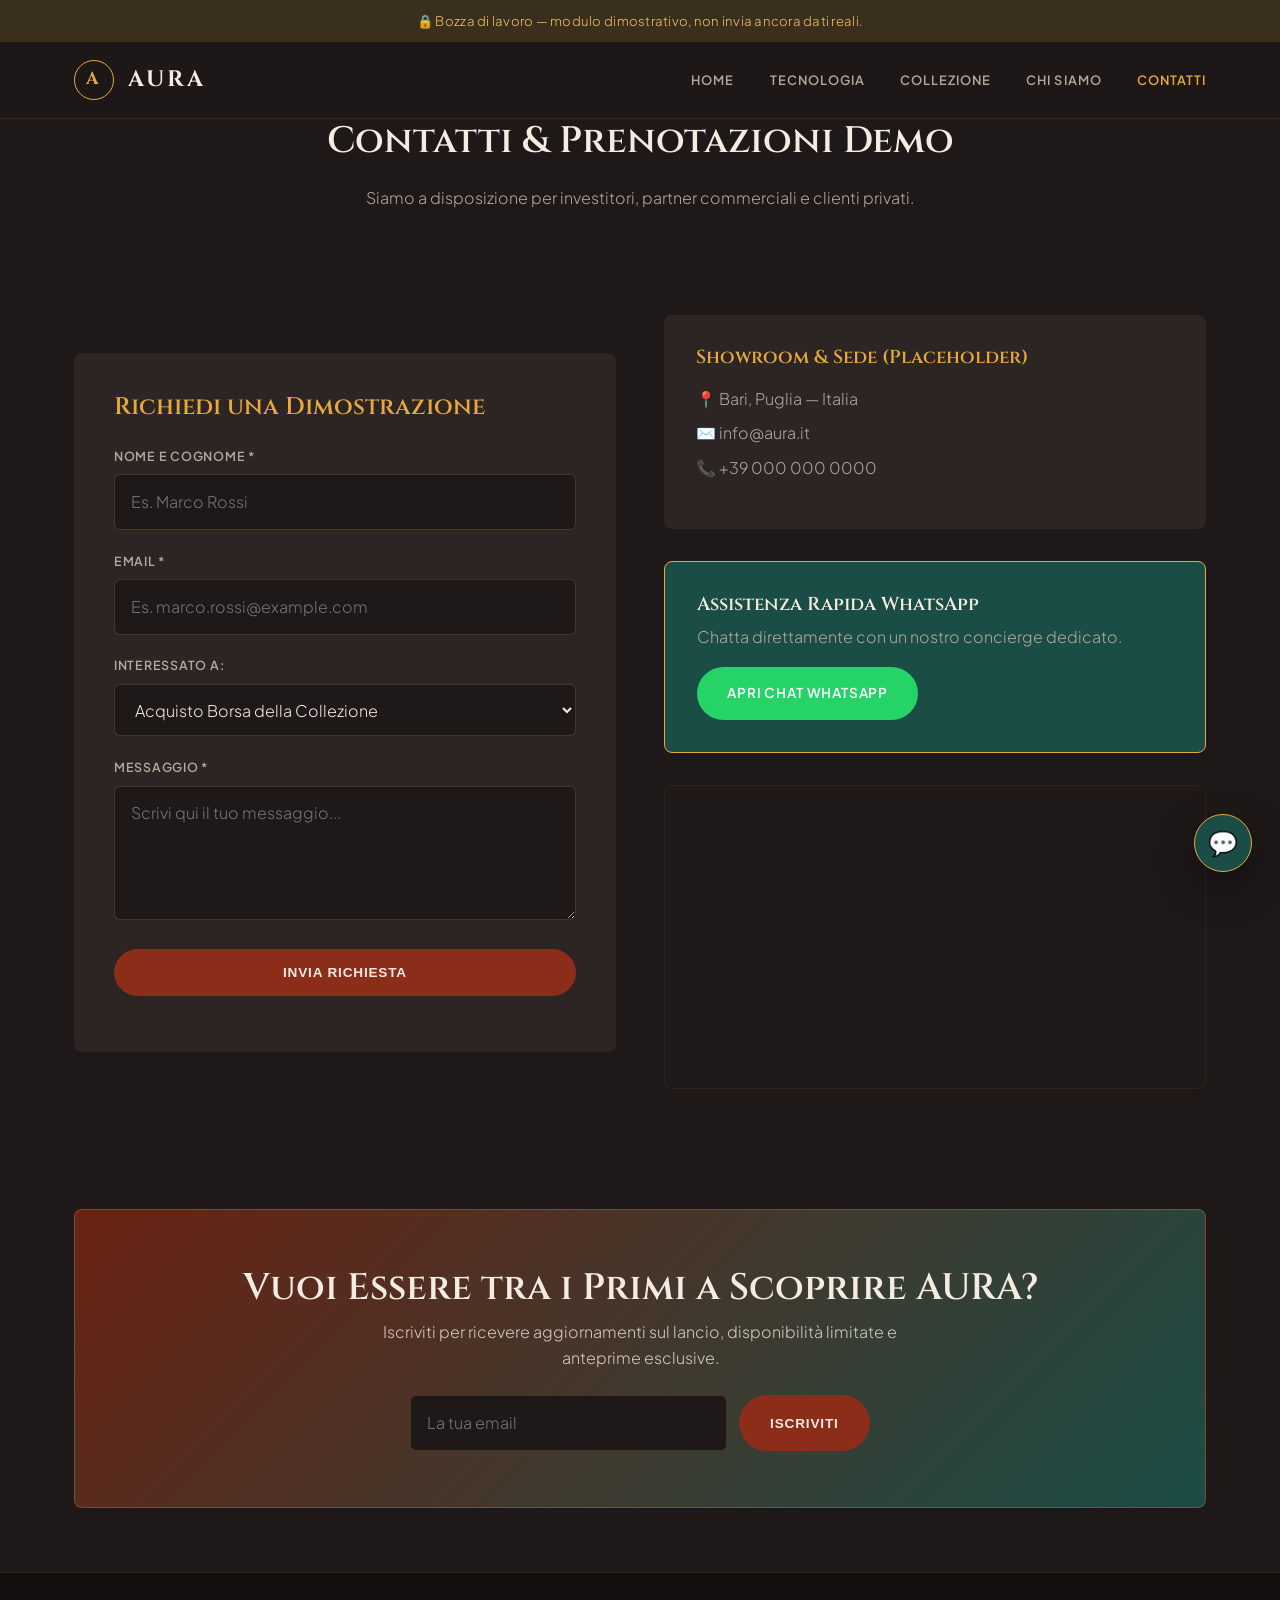
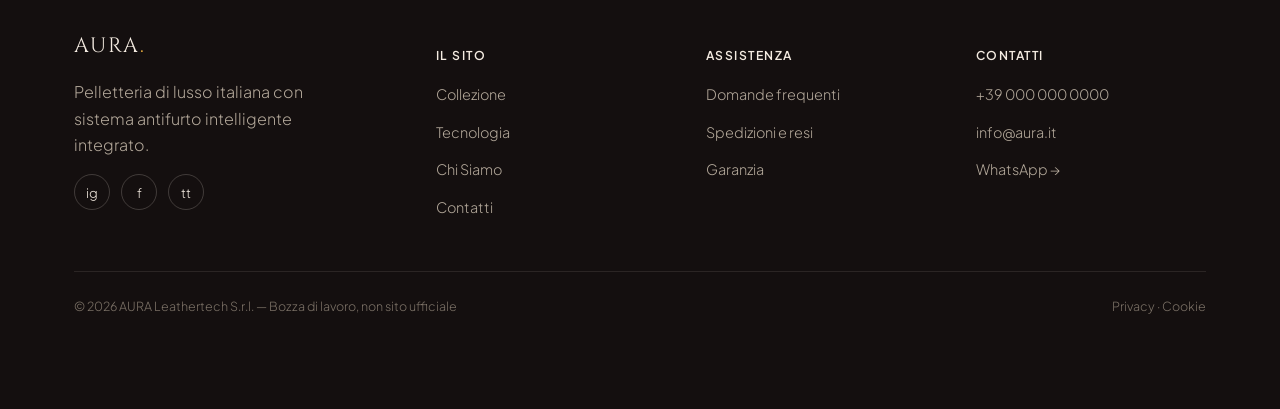
<file: contatti.html>
<!DOCTYPE html>
<html lang="it">
<head>
  <meta charset="UTF-8">
  <meta name="viewport" content="width=device-width, initial-scale=1.0">
  <title>AURA - Pelletteria Smart di Lusso</title>
  <link rel="stylesheet" href="css/style.css">
  <link rel="preconnect" href="https://fonts.googleapis.com">
  <link rel="preconnect" href="https://fonts.gstatic.com" crossorigin>
  <link href="https://fonts.googleapis.com/css2?family=Cinzel:wght@500;700&family=Plus+Jakarta+Sans:wght@300;400;600&display=swap" rel="stylesheet">
</head>
<body>

  <!-- Draft Banner -->
  <div class="draft-banner">🔒 Bozza di lavoro — modulo dimostrativo, non invia ancora dati reali.</div>

  <!-- Header / Navigation -->
  <header>
    <div class="nav-container">
      <a href="index.html" class="brand"><span class="brand-mark">A</span><span>AURA</span></a>
      <ul class="nav-links">
        <li><a href="index.html">Home</a></li>
<li><a href="tecnologia.html">Tecnologia</a></li>
<li><a href="collezione.html">Collezione</a></li>
<li><a href="chi-siamo.html">Chi Siamo</a></li>
<li><a href="contatti.html" class="active">Contatti</a></li>

      </ul>
      <div class="burger">
        <div></div>
        <div></div>
        <div></div>
      </div>
    </div>
  </header>

  <section class="container">
    <h1 class="section-title">Contatti &amp; Prenotazioni Demo</h1>
    <p class="section-subtitle">Siamo a disposizione per investitori, partner commerciali e clienti privati.</p>

    <div class="tech-flex">
      <div class="tech-text" style="background-color: var(--bg-card); padding: 2.5rem; border-radius: 8px;">
        <h2 style="font-family: var(--font-serif); color: var(--accent-gold); margin-bottom: 1.5rem;">Richiedi una Dimostrazione</h2>
        <form id="demo-contact-form">
          <div class="form-group">
            <label for="nome">Nome e Cognome *</label>
            <input type="text" id="nome" required placeholder="Es. Marco Rossi">
          </div>
          <div class="form-group">
            <label for="email">Email *</label>
            <input type="email" id="email" required placeholder="Es. marco.rossi@example.com">
          </div>
          <div class="form-group">
            <label for="interessi">Interessato a:</label>
            <select id="interessi">
              <option>Acquisto Borsa della Collezione</option>
              <option>Partnership / Retail</option>
              <option>Investimenti / Stampa</option>
            </select>
          </div>
          <div class="form-group">
            <label for="messaggio">Messaggio *</label>
            <textarea id="messaggio" rows="4" required placeholder="Scrivi qui il tuo messaggio..."></textarea>
          </div>
          <button type="submit" class="btn" style="width: 100%;">Invia Richiesta</button>
          <div id="form-status" style="margin-top: 1rem; font-weight: 600;"></div>
        </form>
      </div>

      <div class="tech-media">
        <div style="background-color: var(--bg-card); padding: 2rem; border-radius: 8px; margin-bottom: 2rem;">
          <h3 style="font-family: var(--font-serif); color: var(--accent-gold); margin-bottom: 1rem;">Showroom &amp; Sede (Placeholder)</h3>
          <p style="color: var(--text-muted); margin-bottom: 0.5rem;">📍 Bari, Puglia — Italia</p>
          <p style="color: var(--text-muted); margin-bottom: 0.5rem;">✉️ info@aura.it</p>
          <p style="color: var(--text-muted);">📞 +39 000 000 0000</p>
        </div>

        <div style="background-color: var(--primary-emerald); padding: 2rem; border-radius: 8px; border: 1px solid var(--accent-gold); margin-bottom: 2rem;">
          <h3 style="font-family: var(--font-serif); color: var(--text-light); margin-bottom: 0.5rem;">Assistenza Rapida WhatsApp</h3>
          <p style="color: var(--text-muted); margin-bottom: 1rem;">Chatta direttamente con un nostro concierge dedicato.</p>
          <a href="https://wa.me/390000000000" target="_blank" class="btn" style="background-color: #25D366; border: none; color: white;">Apri Chat WhatsApp</a>
        </div>

        <div class="map-embed">
          <iframe
            src="https://www.google.com/maps?q=Bari,+Italia&output=embed"
            loading="lazy"
            referrerpolicy="no-referrer-when-downgrade"
            title="Mappa sede AURA">
          </iframe>
        </div>
      </div>
    </div>

    <div class="cta-banner" style="margin-top: 4rem; text-align:center;">
      <h2 class="section-title" style="margin-bottom: .5rem;">Vuoi Essere tra i Primi a Scoprire AURA?</h2>
      <p>Iscriviti per ricevere aggiornamenti sul lancio, disponibilità limitate e anteprime esclusive.</p>
      <form style="display:flex; gap:12px; justify-content:center; flex-wrap:wrap; max-width:460px; margin:1.5rem auto 0;">
        <input type="email" placeholder="La tua email" style="flex:1; min-width:220px;">
        <button type="submit" class="btn">Iscriviti</button>
      </form>
    </div>
  </section>

  <!-- Floating WhatsApp CTA -->
  <a href="https://wa.me/390000000000" class="whatsapp-btn" target="_blank" title="Contattaci su WhatsApp" aria-label="WhatsApp">
    💬
  </a>

  <!-- Footer -->
  <footer>
    <div class="container">
      <div class="footer-grid">
        <div>
          <div class="footer-brand">AURA<span>.</span></div>
          <p style="max-width:280px;">Pelletteria di lusso italiana con sistema antifurto intelligente integrato.</p>
          <div class="footer-social">
            <a href="#" aria-label="Instagram">ig</a>
            <a href="#" aria-label="Facebook">f</a>
            <a href="#" aria-label="TikTok">tt</a>
          </div>
        </div>
        <div class="footer-col">
          <h4>Il Sito</h4>
          <ul>
            <li><a href="collezione.html">Collezione</a></li>
            <li><a href="tecnologia.html">Tecnologia</a></li>
            <li><a href="chi-siamo.html">Chi Siamo</a></li>
            <li><a href="contatti.html">Contatti</a></li>
          </ul>
        </div>
        <div class="footer-col">
          <h4>Assistenza</h4>
          <ul>
            <li><a href="contatti.html">Domande frequenti</a></li>
            <li><a href="contatti.html">Spedizioni e resi</a></li>
            <li><a href="contatti.html">Garanzia</a></li>
          </ul>
        </div>
        <div class="footer-col">
          <h4>Contatti</h4>
          <ul>
            <li><a href="tel:+390000000000">+39 000 000 0000</a></li>
            <li><a href="mailto:info@aura.it">info@aura.it</a></li>
            <li><a href="https://wa.me/390000000000">WhatsApp &rarr;</a></li>
          </ul>
        </div>
      </div>
      <div class="footer-bottom">
        <span>© 2026 AURA Leathertech S.r.l. — Bozza di lavoro, non sito ufficiale</span>
        <span><a href="#">Privacy</a> · <a href="#">Cookie</a></span>
      </div>
    </div>
  </footer>

  <script src="js/main.js"></script>
</body>
</html>
</file>
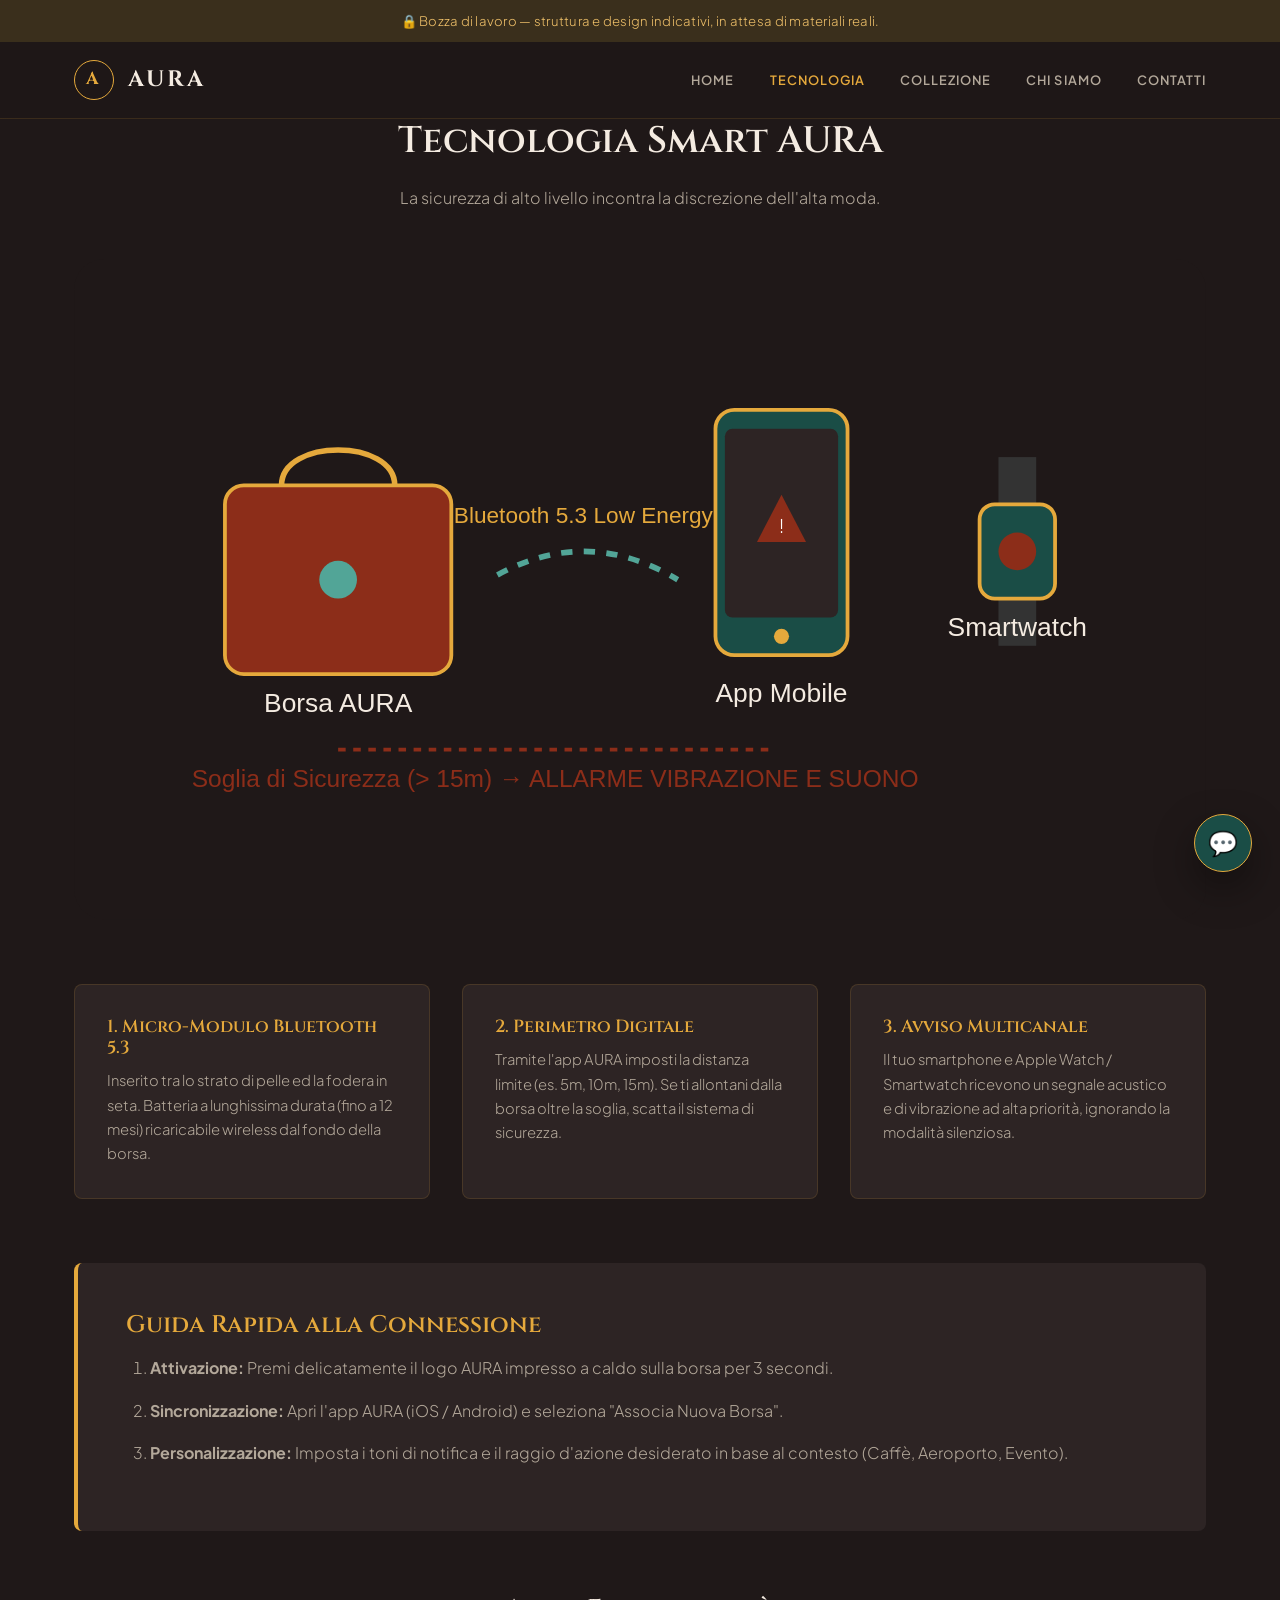
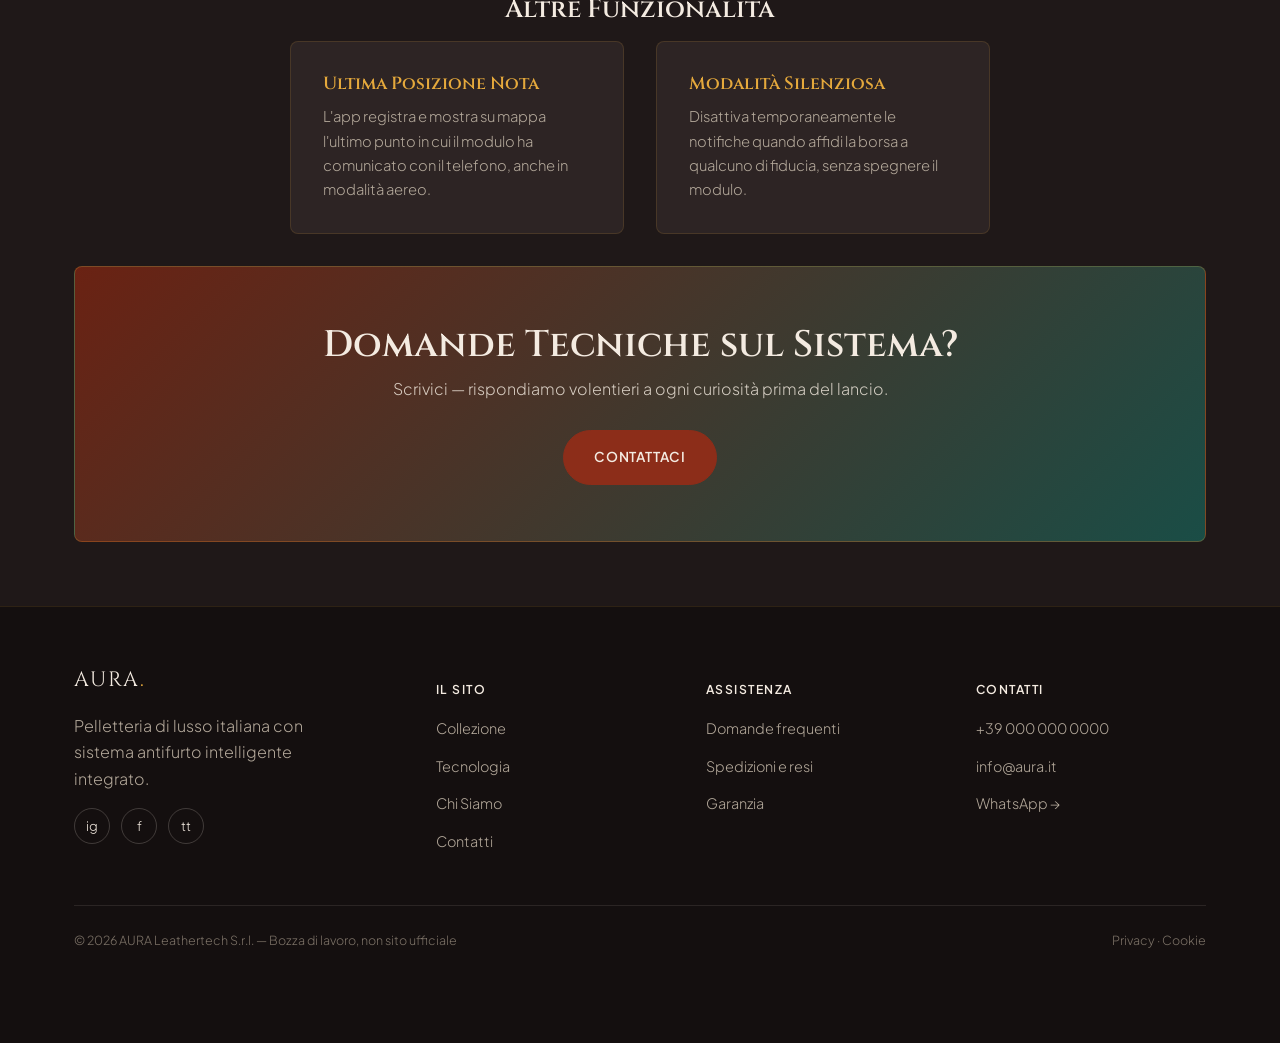
<file: tecnologia.html>
<!DOCTYPE html>
<html lang="it">
<head>
  <meta charset="UTF-8">
  <meta name="viewport" content="width=device-width, initial-scale=1.0">
  <title>AURA - Pelletteria Smart di Lusso</title>
  <link rel="stylesheet" href="css/style.css">
  <link rel="preconnect" href="https://fonts.googleapis.com">
  <link rel="preconnect" href="https://fonts.gstatic.com" crossorigin>
  <link href="https://fonts.googleapis.com/css2?family=Cinzel:wght@500;700&family=Plus+Jakarta+Sans:wght@300;400;600&display=swap" rel="stylesheet">
</head>
<body>

  <!-- Draft Banner -->
  <div class="draft-banner">🔒 Bozza di lavoro — struttura e design indicativi, in attesa di materiali reali.</div>

  <!-- Header / Navigation -->
  <header>
    <div class="nav-container">
      <a href="index.html" class="brand"><span class="brand-mark">A</span><span>AURA</span></a>
      <ul class="nav-links">
        <li><a href="index.html">Home</a></li>
<li><a href="tecnologia.html" class="active">Tecnologia</a></li>
<li><a href="collezione.html">Collezione</a></li>
<li><a href="chi-siamo.html">Chi Siamo</a></li>
<li><a href="contatti.html">Contatti</a></li>

      </ul>
      <div class="burger">
        <div></div>
        <div></div>
        <div></div>
      </div>
    </div>
  </header>

  <section class="container">
    <h1 class="section-title">Tecnologia Smart AURA</h1>
    <p class="section-subtitle">La sicurezza di alto livello incontra la discrezione dell'alta moda.</p>

    <div style="margin-bottom: 4rem;">
      <svg viewBox="0 0 600 350" width="100%" height="auto" xmlns="http://www.w3.org/2000/svg">
  <rect width="600" height="350" fill="#1F1818" rx="16"/>
  <!-- Bag Icon -->
  <g transform="translate(80, 100)">
    <rect x="0" y="20" width="120" height="100" rx="10" fill="#8C2D19" stroke="#E5A93C" stroke-width="2"/>
    <path d="M 30 20 C 30 -5, 90 -5, 90 20" fill="none" stroke="#E5A93C" stroke-width="3"/>
    <circle cx="60" cy="70" r="10" fill="#52A597"/>
    <text x="60" y="140" fill="#F4EBE1" font-size="14" text-anchor="middle" font-family="sans-serif">Borsa AURA</text>
  </g>

  # Bluetooth Waves
  <path d="M 220 170 Q 270 140 320 170" fill="none" stroke="#52A597" stroke-width="3" stroke-dasharray="6,6">
    <animate attributeName="stroke-dashoffset" values="12;0" dur="1s" repeatCount="indefinite"/>
  </path>
  <text x="270" y="140" fill="#E5A93C" font-size="12" text-anchor="middle" font-family="sans-serif">Bluetooth 5.3 Low Energy</text>

  <!-- Smartphone Icon -->
  <g transform="translate(340, 80)">
    <rect x="0" y="0" width="70" height="130" rx="10" fill="#1A4D46" stroke="#E5A93C" stroke-width="2"/>
    <rect x="5" y="10" width="60" height="100" rx="4" fill="#2D2424"/>
    <circle cx="35" cy="120" r="4" fill="#E5A93C"/>
    <text x="35" y="155" fill="#F4EBE1" font-size="14" text-anchor="middle" font-family="sans-serif">App Mobile</text>
    <!-- Alert Icon on Phone -->
    <path d="M 35 45 L 48 70 L 22 70 Z" fill="#8C2D19"/>
    <text x="35" y="65" fill="#FFF" font-size="10" fontWeight="bold" text-anchor="middle">!</text>
  </g>

  <!-- Smartwatch Icon -->
  <g transform="translate(470, 105)">
    <rect x="20" y="0" width="20" height="100" fill="#333"/>
    <rect x="10" y="25" width="40" height="50" rx="8" fill="#1A4D46" stroke="#E5A93C" stroke-width="2"/>
    <circle cx="30" cy="50" r="10" fill="#8C2D19"/>
    <text x="30" y="95" fill="#F4EBE1" font-size="14" text-anchor="middle" font-family="sans-serif">Smartwatch</text>
  </g>

  <!-- Distance indicator -->
  <line x1="140" y1="260" x2="370" y2="260" stroke="#8C2D19" stroke-width="2" stroke-dasharray="4"/>
  <text x="255" y="280" fill="#8C2D19" font-size="13" text-anchor="middle" font-family="sans-serif">Soglia di Sicurezza (> 15m) → ALLARME VIBRAZIONE E SUONO</text>
</svg>
    </div>

    <div class="grid-3" style="margin-bottom: 4rem;">
      <div class="card">
        <h3>1. Micro-Modulo Bluetooth 5.3</h3>
        <p>Inserito tra lo strato di pelle ed la fodera in seta. Batteria a lunghissima durata (fino a 12 mesi) ricaricabile wireless dal fondo della borsa.</p>
      </div>
      <div class="card">
        <h3>2. Perimetro Digitale</h3>
        <p> Tramite l'app AURA imposti la distanza limite (es. 5m, 10m, 15m). Se ti allontani dalla borsa oltre la soglia, scatta il sistema di sicurezza.</p>
      </div>
      <div class="card">
        <h3>3. Avviso Multicanale</h3>
        <p>Il tuo smartphone e Apple Watch / Smartwatch ricevono un segnale acustico e di vibrazione ad alta priorità, ignorando la modalità silenziosa.</p>
      </div>
    </div>

    <div style="background-color: var(--bg-card); padding: 3rem; border-radius: 8px; border-left: 4px solid var(--accent-gold); margin-bottom: 4rem;">
      <h2 style="font-family: var(--font-serif); color: var(--accent-gold); margin-bottom: 1rem;">Guida Rapida alla Connessione</h2>
      <ol style="padding-left: 1.5rem; color: var(--text-muted); display: flex; flex-direction: column; gap: 1rem;">
        <li><strong>Attivazione:</strong> Premi delicatamente il logo AURA impresso a caldo sulla borsa per 3 secondi.</li>
        <li><strong>Sincronizzazione:</strong> Apri l'app AURA (iOS / Android) e seleziona "Associa Nuova Borsa".</li>
        <li><strong>Personalizzazione:</strong> Imposta i toni di notifica e il raggio d'azione desiderato in base al contesto (Caffè, Aeroporto, Evento).</li>
      </ol>
    </div>

    <h2 class="section-title" style="font-size:1.6rem;">Altre Funzionalità</h2>
    <div class="grid-3" style="max-width: 700px; grid-template-columns: repeat(2, 1fr); margin: 0 auto 2rem;">
      <div class="card">
        <h3>Ultima Posizione Nota</h3>
        <p>L'app registra e mostra su mappa l'ultimo punto in cui il modulo ha comunicato con il telefono, anche in modalità aereo.</p>
      </div>
      <div class="card">
        <h3>Modalità Silenziosa</h3>
        <p>Disattiva temporaneamente le notifiche quando affidi la borsa a qualcuno di fiducia, senza spegnere il modulo.</p>
      </div>
    </div>

    <div class="cta-banner">
      <h2 class="section-title" style="margin-bottom: .5rem;">Domande Tecniche sul Sistema?</h2>
      <p>Scrivici — rispondiamo volentieri a ogni curiosità prima del lancio.</p>
      <div class="cta-actions">
        <a href="contatti.html" class="btn">Contattaci</a>
      </div>
    </div>
  </section>

  <!-- Floating WhatsApp CTA -->
  <a href="https://wa.me/390000000000" class="whatsapp-btn" target="_blank" title="Contattaci su WhatsApp" aria-label="WhatsApp">
    💬
  </a>

  <!-- Footer -->
  <footer>
    <div class="container">
      <div class="footer-grid">
        <div>
          <div class="footer-brand">AURA<span>.</span></div>
          <p style="max-width:280px;">Pelletteria di lusso italiana con sistema antifurto intelligente integrato.</p>
          <div class="footer-social">
            <a href="#" aria-label="Instagram">ig</a>
            <a href="#" aria-label="Facebook">f</a>
            <a href="#" aria-label="TikTok">tt</a>
          </div>
        </div>
        <div class="footer-col">
          <h4>Il Sito</h4>
          <ul>
            <li><a href="collezione.html">Collezione</a></li>
            <li><a href="tecnologia.html">Tecnologia</a></li>
            <li><a href="chi-siamo.html">Chi Siamo</a></li>
            <li><a href="contatti.html">Contatti</a></li>
          </ul>
        </div>
        <div class="footer-col">
          <h4>Assistenza</h4>
          <ul>
            <li><a href="contatti.html">Domande frequenti</a></li>
            <li><a href="contatti.html">Spedizioni e resi</a></li>
            <li><a href="contatti.html">Garanzia</a></li>
          </ul>
        </div>
        <div class="footer-col">
          <h4>Contatti</h4>
          <ul>
            <li><a href="tel:+390000000000">+39 000 000 0000</a></li>
            <li><a href="mailto:info@aura.it">info@aura.it</a></li>
            <li><a href="https://wa.me/390000000000">WhatsApp &rarr;</a></li>
          </ul>
        </div>
      </div>
      <div class="footer-bottom">
        <span>© 2026 AURA Leathertech S.r.l. — Bozza di lavoro, non sito ufficiale</span>
        <span><a href="#">Privacy</a> · <a href="#">Cookie</a></span>
      </div>
    </div>
  </footer>

  <script src="js/main.js"></script>
</body>
</html>
</file>
<file: css/style.css>
/* ==========================================================================
   AURA — Pelletteria Smart di Lusso
   Palette: Terracotta, Smeraldo Profondo, Oro Muto (tema scuro)
   ========================================================================== */

:root {
  --bg: #1f1818;
  --bg-card: #2d2424;
  --text-light: #f4ebe1;
  --text-muted: #b3a89a;
  --accent-gold: #e5a93c;
  --accent-gold-light: #efc069;
  --primary-terracotta: #8c2d19;
  --primary-terracotta-dark: #6a2213;
  --primary-emerald: #1a4d46;
  --primary-emerald-light: #52a597;
  --font-serif: "Cinzel", Georgia, serif;
  --font-sans: "Plus Jakarta Sans", -apple-system, BlinkMacSystemFont, "Segoe UI", sans-serif;
  --radius: 8px;
  --shadow: 0 10px 30px rgba(0, 0, 0, 0.3);
  --shadow-lg: 0 16px 40px rgba(0, 0, 0, 0.4);
}

* { box-sizing: border-box; }
html { scroll-behavior: smooth; }

body {
  margin: 0;
  font-family: var(--font-sans);
  background: var(--bg);
  color: var(--text-muted);
  line-height: 1.65;
  font-weight: 300;
  -webkit-font-smoothing: antialiased;
}

h1, h2, h3 {
  font-family: var(--font-serif);
  color: var(--text-light);
  font-weight: 600;
  line-height: 1.2;
  margin: 0 0 .6em;
}

h1 { font-size: clamp(2.1rem, 4.4vw, 3.2rem); }

p { margin: 0 0 1em; }

a { color: var(--accent-gold); text-decoration: none; }

img, svg { max-width: 100%; display: block; }

.container {
  max-width: 1180px;
  margin: 0 auto 4rem;
  padding: 0 24px;
}

/* ---------- animations ---------- */
@keyframes fadeInUp {
  from { opacity: 0; transform: translateY(22px); }
  to { opacity: 1; transform: translateY(0); }
}
@keyframes pulseRing {
  0%, 100% { box-shadow: var(--shadow-lg), 0 0 0 0 rgba(229,169,60,.45); }
  50% { box-shadow: var(--shadow-lg), 0 0 0 10px rgba(229,169,60,0); }
}

.reveal {
  opacity: 0;
  transform: translateY(18px);
  transition: opacity .7s ease, transform .7s ease;
}
.reveal.in-view { opacity: 1; transform: translateY(0); }

/* ---------- draft banner ---------- */
.draft-banner {
  background: #3a2f1c;
  color: var(--accent-gold-light);
  text-align: center;
  font-size: .82rem;
  letter-spacing: .02em;
  padding: 10px 16px;
}

/* ---------- header / nav ---------- */
header {
  position: sticky;
  top: 0;
  z-index: 100;
  background: rgba(31,24,24,.9);
  backdrop-filter: blur(10px);
  border-bottom: 1px solid rgba(229,169,60,.14);
}

.nav-container {
  max-width: 1180px;
  margin: 0 auto;
  padding: 18px 24px;
  display: flex;
  align-items: center;
  justify-content: space-between;
  gap: 24px;
  position: relative;
}

.logo {
  font-family: var(--font-serif);
  font-size: 1.5rem;
  font-weight: 700;
  letter-spacing: .06em;
  color: var(--text-light);
}
.logo span { color: var(--accent-gold); }
.logo:hover { color: var(--text-light); }

/* ---------- brand (logo con badge, stile MARCHIO) ---------- */
.brand {
  display: flex;
  align-items: center;
  gap: 14px;
  font-family: var(--font-serif);
  font-weight: 700;
  font-size: 1.4rem;
  letter-spacing: .14em;
  color: var(--text-light);
}
.brand:hover { color: var(--text-light); }
.brand-mark {
  width: 40px;
  height: 40px;
  flex-shrink: 0;
  border-radius: 50%;
  border: 1px solid var(--accent-gold);
  color: var(--accent-gold);
  display: flex;
  align-items: center;
  justify-content: center;
  font-family: var(--font-serif);
  font-weight: 700;
  font-size: 1.1rem;
}

.nav-links {
  display: flex;
  gap: 2.2rem;
  list-style: none;
  margin: 0;
  padding: 0;
}
.nav-links a {
  color: var(--text-muted);
  font-size: .8rem;
  letter-spacing: .08em;
  text-transform: uppercase;
  font-weight: 600;
  transition: color .2s ease;
}
.nav-links a:hover,
.nav-links a.active { color: var(--accent-gold); }

.burger {
  display: none;
  flex-direction: column;
  gap: 5px;
  cursor: pointer;
  padding: 4px;
}
.burger div {
  width: 24px;
  height: 2px;
  background: var(--text-light);
  transition: transform .25s ease, opacity .25s ease;
}
.burger.open div:nth-child(1) { transform: translateY(7px) rotate(45deg); }
.burger.open div:nth-child(2) { opacity: 0; }
.burger.open div:nth-child(3) { transform: translateY(-7px) rotate(-45deg); }

@media (max-width: 860px) {
  .nav-links {
    position: absolute;
    top: 100%;
    left: 0;
    right: 0;
    background: var(--bg);
    flex-direction: column;
    align-items: flex-start;
    gap: 1.2rem;
    padding: 24px;
    border-bottom: 1px solid rgba(229,169,60,.14);
    display: none;
  }
  .nav-links.open { display: flex; }
  .burger { display: flex; }
}

/* ---------- buttons ---------- */
.btn {
  display: inline-block;
  background: var(--primary-terracotta);
  color: var(--text-light);
  border: 1px solid var(--primary-terracotta);
  padding: .95rem 1.9rem;
  border-radius: 999px;
  font-weight: 600;
  font-size: .85rem;
  letter-spacing: .06em;
  text-transform: uppercase;
  cursor: pointer;
  transition: background .2s ease, border-color .2s ease, color .2s ease, transform .2s ease;
}
.btn:hover {
  background: var(--accent-gold);
  border-color: var(--accent-gold);
  color: var(--bg);
  transform: translateY(-2px);
}
.btn-secondary {
  background: transparent;
  border-color: var(--accent-gold);
  color: var(--accent-gold);
}
.btn-secondary:hover {
  background: var(--accent-gold);
  color: var(--bg);
}

/* ---------- hero ---------- */
.hero {
  text-align: center;
  padding: 5rem 0 1rem;
  background:
    radial-gradient(circle at 80% 10%, rgba(140,45,25,.3) 0, transparent 45%),
    radial-gradient(circle at 10% 100%, rgba(26,77,70,.28) 0, transparent 42%),
    var(--bg);
  border-bottom: 1px solid rgba(229,169,60,.12);
}
.hero .container { margin-bottom: 0; }
.hero h1 { animation: fadeInUp .8s ease both; }
.hero p {
  max-width: 620px;
  margin: 1.4rem auto 2rem;
  color: var(--text-muted);
  animation: fadeInUp .8s ease .15s both;
}
.hero > .container > div:last-child {
  display: flex;
  gap: 1rem;
  justify-content: center;
  flex-wrap: wrap;
  animation: fadeInUp .8s ease .3s both;
}

/* ---------- section titles ---------- */
.section-title { text-align: center; font-size: clamp(1.7rem, 3vw, 2.3rem); }
.section-subtitle {
  text-align: center;
  color: var(--text-muted);
  max-width: 620px;
  margin: 0 auto 3rem;
}

/* ---------- grid / cards ---------- */
.grid-3 {
  display: grid;
  grid-template-columns: repeat(3, 1fr);
  gap: 2rem;
}
@media (max-width: 900px) { .grid-3 { grid-template-columns: repeat(2, 1fr); } }
@media (max-width: 620px) { .grid-3 { grid-template-columns: 1fr; } }

.card {
  background: var(--bg-card);
  border: 1px solid rgba(229,169,60,.14);
  border-radius: var(--radius);
  padding: 2rem;
  transition: transform .25s ease, box-shadow .25s ease, border-color .25s ease;
}
.card:hover {
  transform: translateY(-6px);
  box-shadow: var(--shadow);
  border-color: var(--accent-gold);
}
.card h3 { color: var(--accent-gold); font-size: 1.1rem; margin-bottom: .6rem; }
.card p { color: var(--text-muted); font-size: .92rem; margin-bottom: 0; }

/* ---------- tech-flex (two columns) ---------- */
.tech-flex {
  display: grid;
  grid-template-columns: 1fr 1fr;
  gap: 3rem;
  align-items: center;
  padding: 3.5rem 0;
}
@media (max-width: 860px) {
  .tech-flex { grid-template-columns: 1fr; }
}
.tech-media svg { border-radius: var(--radius); }

/* ---------- product grid ---------- */
.product-grid {
  display: grid;
  grid-template-columns: repeat(3, 1fr);
  gap: 2rem;
}
@media (max-width: 900px) { .product-grid { grid-template-columns: repeat(2, 1fr); } }
@media (max-width: 620px) { .product-grid { grid-template-columns: 1fr; } }

.product-card {
  background: var(--bg-card);
  border: 1px solid rgba(229,169,60,.12);
  border-radius: var(--radius);
  overflow: hidden;
  transition: transform .25s ease, box-shadow .25s ease, border-color .25s ease;
}
.product-card:hover {
  transform: translateY(-6px);
  box-shadow: var(--shadow-lg);
  border-color: var(--accent-gold);
}
.product-info { padding: 1.5rem; }
.product-title { font-size: 1.1rem; margin-bottom: .3rem; }
.product-material { color: var(--text-muted); font-size: .85rem; margin-bottom: 1.1rem; }
.product-price {
  display: flex;
  align-items: center;
  justify-content: space-between;
}
.product-price span {
  font-family: var(--font-serif);
  color: var(--accent-gold);
  font-size: 1.25rem;
  font-weight: 600;
}

/* ---------- forms ---------- */
.form-group { margin-bottom: 1.3rem; }
.form-group label {
  display: block;
  font-size: .78rem;
  letter-spacing: .06em;
  text-transform: uppercase;
  color: var(--text-muted);
  margin-bottom: .5rem;
  font-weight: 600;
}
input, select, textarea {
  width: 100%;
  padding: .85rem 1rem;
  background: var(--bg);
  border: 1px solid rgba(229,169,60,.2);
  border-radius: 6px;
  color: var(--text-light);
  font: inherit;
}
input:focus, select:focus, textarea:focus {
  outline: none;
  border-color: var(--accent-gold);
}
textarea { resize: vertical; min-height: 110px; }
#form-status { color: var(--primary-emerald-light); font-size: .88rem; }

/* ---------- whatsapp floating cta ---------- */
.whatsapp-btn {
  position: fixed;
  bottom: 28px;
  right: 28px;
  z-index: 200;
  width: 58px;
  height: 58px;
  border-radius: 50%;
  background: var(--primary-emerald);
  border: 1px solid var(--accent-gold);
  display: flex;
  align-items: center;
  justify-content: center;
  font-size: 1.5rem;
  box-shadow: var(--shadow-lg);
  animation: pulseRing 2.6s ease-in-out infinite;
  transition: background .2s ease, transform .2s ease;
}
.whatsapp-btn:hover {
  background: var(--accent-gold);
  transform: scale(1.08);
}

/* ---------- topbar ---------- */
.topbar {
  background: #140f0f;
  color: var(--text-muted);
  font-size: .75rem;
  letter-spacing: .03em;
}
.topbar-inner {
  max-width: 1180px;
  margin: 0 auto;
  padding: 8px 24px;
  display: flex;
  justify-content: space-between;
  align-items: center;
  gap: 16px;
  flex-wrap: wrap;
}
.topbar a { color: var(--text-muted); }
.topbar a:hover { color: var(--accent-gold-light); }
.topbar-contacts { display: flex; gap: 20px; flex-wrap: wrap; }
@media (max-width: 860px) {
  .topbar-contacts:last-child { display: none; }
}

/* ---------- eyebrow ---------- */
.eyebrow {
  display: inline-flex;
  align-items: center;
  gap: 10px;
  font-size: .72rem;
  font-weight: 600;
  letter-spacing: .2em;
  text-transform: uppercase;
  color: var(--accent-gold);
  margin-bottom: 1em;
}
.eyebrow::before {
  content: "";
  width: 26px;
  height: 1px;
  background: var(--accent-gold);
  display: inline-block;
}

/* ---------- hero two-column layout + media ---------- */
.hero-grid {
  display: grid;
  grid-template-columns: 1.1fr .9fr;
  gap: 3rem;
  align-items: center;
}
@media (max-width: 860px) {
  .hero-grid { grid-template-columns: 1fr; }
}
.hero-media {
  background: var(--bg-card);
  border: 1px solid rgba(229,169,60,.16);
  border-radius: var(--radius);
  padding: 1.5rem;
  box-shadow: var(--shadow);
}
.hero-media svg { animation: fadeInUp .9s ease .2s both; }

/* ---------- stats strip ---------- */
.stats-strip {
  background: var(--bg-card);
  border-top: 1px solid rgba(229,169,60,.12);
  border-bottom: 1px solid rgba(229,169,60,.12);
  padding: 2.5rem 0;
  margin-bottom: 4rem;
}
.stats-strip .container { margin-bottom: 0; }
.stats-grid {
  display: grid;
  grid-template-columns: repeat(4, 1fr);
  gap: 2rem;
  text-align: center;
}
@media (max-width: 860px) { .stats-grid { grid-template-columns: repeat(2, 1fr); } }
.stats-grid b {
  display: block;
  font-family: var(--font-serif);
  font-size: 2rem;
  color: var(--accent-gold);
  font-weight: 600;
}
.stats-grid span {
  font-size: .76rem;
  letter-spacing: .06em;
  text-transform: uppercase;
  color: var(--text-muted);
}

/* ---------- quote ---------- */
.quote-block {
  border-left: 2px solid var(--accent-gold);
  padding-left: 1.75rem;
  font-family: var(--font-serif);
  font-size: 1.35rem;
  font-style: italic;
  color: var(--text-light);
  margin: 0;
}
.quote-block cite {
  display: block;
  margin-top: .9rem;
  font-family: var(--font-sans);
  font-style: normal;
  font-size: .78rem;
  letter-spacing: .08em;
  text-transform: uppercase;
  color: var(--text-muted);
}

/* ---------- CTA banner ---------- */
.cta-banner {
  background: linear-gradient(135deg, var(--primary-terracotta-dark), var(--primary-emerald));
  border-radius: var(--radius);
  padding: 3.5rem 2rem;
  text-align: center;
  border: 1px solid rgba(229,169,60,.25);
}
.cta-banner p { color: rgba(244,235,225,.82); max-width: 560px; margin: 0 auto; }
.cta-actions { display: flex; gap: 1rem; justify-content: center; margin-top: 1.75rem; flex-wrap: wrap; }

/* ---------- map embed ---------- */
.map-embed {
  border-radius: var(--radius);
  overflow: hidden;
  border: 1px solid rgba(229,169,60,.16);
  aspect-ratio: 16/9;
  filter: grayscale(.4) contrast(1.05) invert(.92) hue-rotate(180deg);
}
.map-embed iframe { width: 100%; height: 100%; border: 0; }

/* ---------- footer ---------- */
footer {
  border-top: 1px solid rgba(229,169,60,.12);
  background: #140f0f;
  margin-top: 2rem;
  padding: 3.5rem 0 1.75rem;
  text-align: left;
}
.footer-grid {
  display: grid;
  grid-template-columns: 1.4fr 1fr 1fr 1fr;
  gap: 2.5rem;
  margin-bottom: 2.5rem;
}
@media (max-width: 860px) { .footer-grid { grid-template-columns: 1fr 1fr; } }
@media (max-width: 560px) { .footer-grid { grid-template-columns: 1fr; } }
.footer-brand {
  font-family: var(--font-serif);
  font-size: 1.3rem;
  color: var(--text-light);
  letter-spacing: .1em;
  margin-bottom: 1rem;
}
.footer-brand span { color: var(--accent-gold); }
.footer-col h4 {
  color: var(--text-light);
  font-size: .76rem;
  text-transform: uppercase;
  letter-spacing: .12em;
  margin-bottom: 1rem;
  font-weight: 600;
}
.footer-col ul { list-style: none; margin: 0; padding: 0; }
.footer-col li { margin-bottom: .7rem; }
.footer-col a { color: var(--text-muted); font-size: .9rem; }
.footer-col a:hover { color: var(--accent-gold-light); }
.footer-social { display: flex; gap: .7rem; margin-top: 1rem; }
.footer-social a {
  width: 36px; height: 36px;
  border-radius: 50%;
  border: 1px solid rgba(244,235,225,.2);
  display: flex; align-items: center; justify-content: center;
  color: var(--text-light);
  font-size: .82rem;
}
.footer-social a:hover { background: var(--accent-gold); border-color: var(--accent-gold); color: var(--bg); }
.footer-bottom {
  border-top: 1px solid rgba(244,235,225,.1);
  padding-top: 1.5rem;
  display: flex;
  justify-content: space-between;
  flex-wrap: wrap;
  gap: .75rem;
  font-size: .78rem;
  color: #7c7267;
}
.footer-bottom a { color: #7c7267; }
.footer-bottom a:hover { color: var(--accent-gold-light); }
</file>
